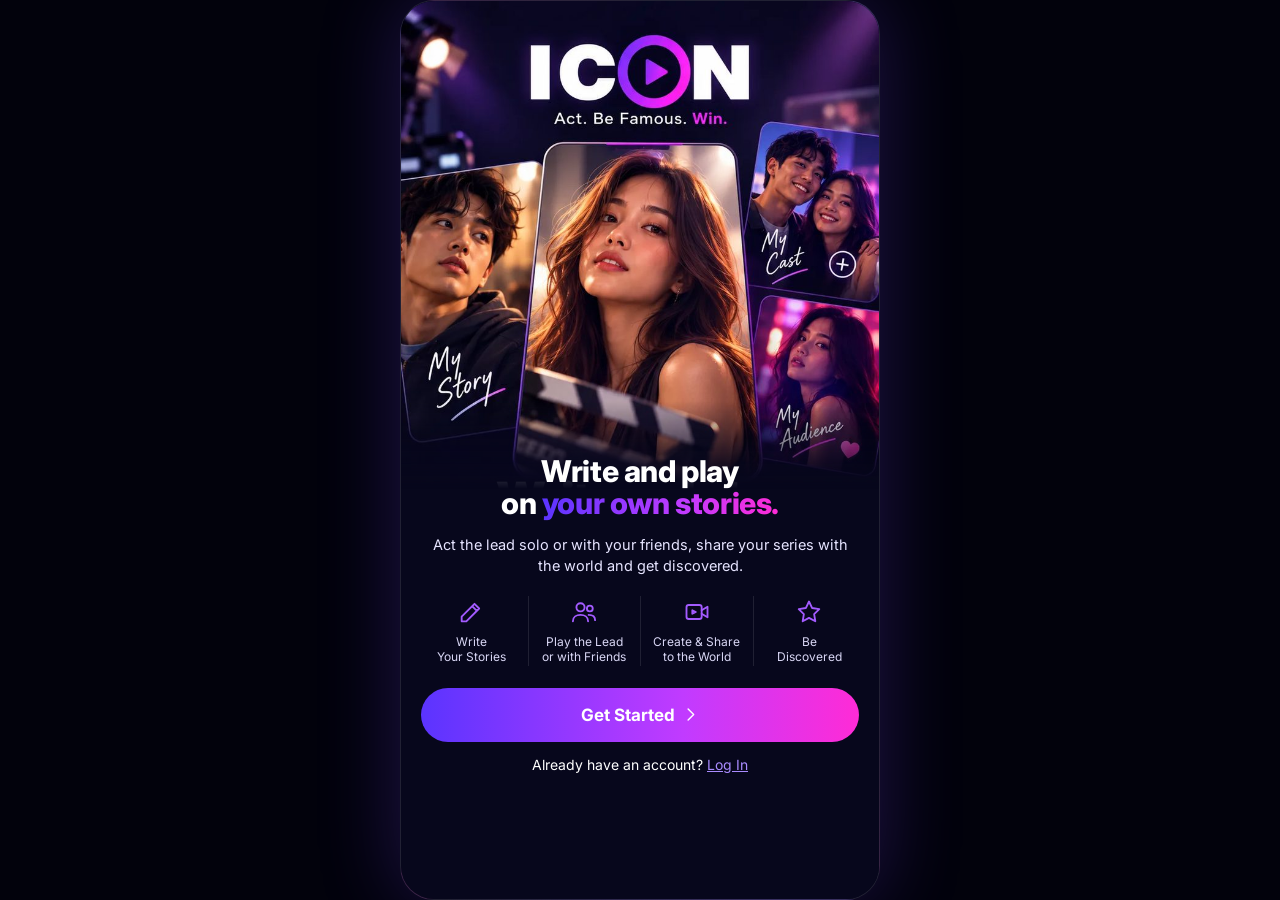
<file: index.html>
<!doctype html><html><head><meta charset=utf8><meta name=viewport content="width=device-width,initial-scale=1,viewport-fit=cover"><style>:root{color-scheme:light;box-sizing:border-box;padding-top:env(safe-area-inset-top,0px);padding-bottom:env(safe-area-inset-bottom,0px)}html{scroll-padding-top:env(safe-area-inset-top,0px)}body{margin:0;padding:0;font:14px -apple-system,BlinkMacSystemFont,sans-serif;background:#fff;color:#000}img{max-width:100%}[hidden]:not([hidden=until-found i]){display:none!important}</style></head><body>
<title>ICON App Prototype</title>
<meta name="claude:viewport-fit-sides" content="cover">
<link rel="preconnect" href="https://fonts.googleapis.com">
<link href="https://fonts.googleapis.com/css2?family=Inter:wght@400;500;600;700;800;900&family=Caveat:wght@500&display=swap" rel="stylesheet">
<link rel="stylesheet" href="styles.css">
<style>html,body{background:#02020c;overflow:hidden}</style>
<div id="app" aria-live="polite"></div>
<script src="data.js"></script>
<script src="app.js"></script>
<script src="ui.js"></script>
<script src="social.js"></script>
<script src="messages.js"></script>
<script src="stars.js"></script>
<script src="create.js"></script>

</body></html>
</file>
<file: styles.css>
:root{color-scheme:dark;
  --bg:#06061a;--bg2:#0b0c25;--card:#0f1230;--card2:#151937;--line:rgba(255,255,255,.11);
  --text:#fff;--mute:#a9a8c8;--v:#7c4dff;--v2:#a05bff;--p:#ff2bd6;--pink:#ff3db8;--ok:#3ddc97;--warn:#ffb020;--err:#ff5470;--blue:#1877f2;
  --grad:linear-gradient(90deg,#5b34ff,#c13bff 60%,#ff2bd6);
  --safe-b:env(safe-area-inset-bottom,0px);--safe-t:env(safe-area-inset-top,0px);
}
*{box-sizing:border-box;-webkit-tap-highlight-color:transparent}
html,body{margin:0;height:100%;background:#02020c;color:var(--text);font-family:Inter,system-ui,sans-serif;-webkit-font-smoothing:antialiased}
body{display:flex;justify-content:center}
button{font:inherit;color:inherit;background:none;border:0;cursor:pointer;padding:0}
input,select,textarea{font:inherit;color:inherit}
a{color:#a98bff}
#app{width:100%;max-width:480px;height:100%;position:relative;overflow:hidden;background:
 radial-gradient(120% 50% at 80% -5%,rgba(124,77,255,.28),transparent 60%),
 radial-gradient(90% 40% at 0% 100%,rgba(255,43,214,.12),transparent 60%),var(--bg)}
@media(min-width:520px){#app{height:min(100dvh,920px);margin:auto;border-radius:34px;border:1px solid var(--line);box-shadow:0 0 80px rgba(124,77,255,.25)}body{align-items:center}}
.screen{position:absolute;inset:0;overflow-y:auto;overflow-x:hidden;padding:calc(var(--safe-t) + 14px) 16px calc(96px + var(--safe-b));scrollbar-width:none}
.screen.noNav{padding-bottom:calc(28px + var(--safe-b))}
.screen::-webkit-scrollbar{display:none}
.hand{font-family:Caveat,cursive;font-weight:500;color:#dcd6ff;line-height:1.05}
.mute{color:var(--mute)}.sm{font-size:12.5px}.xs{font-size:11px}.center{text-align:center}
.row{display:flex;align-items:center;gap:10px}.sp{justify-content:space-between}.wrap{flex-wrap:wrap}.grow{flex:1;min-width:0}
.gt{background:var(--grad);-webkit-background-clip:text;background-clip:text;color:transparent}
h1{font-size:34px;line-height:1.05;margin:0;font-weight:800;letter-spacing:-.5px}
h2{font-size:19px;margin:0;font-weight:700}h3{font-size:15px;margin:0;font-weight:700}
svg.i{width:20px;height:20px;stroke:currentColor;fill:none;stroke-width:1.9;stroke-linecap:round;stroke-linejoin:round;flex:none}
svg.i.f{fill:currentColor;stroke:none}
/* logo */
.logo{display:inline-flex;flex-direction:column;align-items:center;gap:2px}
.logo .w{display:flex;align-items:center;font-weight:900;letter-spacing:-1px;line-height:1;text-shadow:0 0 18px rgba(160,91,255,.55)}
.logo .w svg{margin:0 1px}
.logo small{font-size:9.5px;font-weight:500;color:#e8e6ff;letter-spacing:.1px;white-space:nowrap}
/* buttons */
.btn{display:flex;align-items:center;justify-content:center;gap:8px;height:52px;border-radius:26px;font-weight:700;font-size:16px;width:100%;border:1px solid var(--line);background:var(--card2)}
.btn.pri{background:var(--grad);border:0;box-shadow:0 8px 28px rgba(160,60,255,.4)}
.btn.google{background:#fff;color:#1b1b2f;border:0}.btn.apple{background:#0e1124}.btn.fb{background:var(--blue);border:0}
.btn.ghost{background:transparent;border:1px solid rgba(160,91,255,.6);color:#d9ccff}
.btn.sm{height:38px;font-size:13.5px;border-radius:19px;width:auto;padding:0 16px}
.btn[disabled]{opacity:.45;cursor:not-allowed;box-shadow:none}
.btn.danger{border-color:rgba(255,84,112,.5);color:#ff8da1;background:transparent}
.iconbtn{width:40px;height:40px;border-radius:50%;display:grid;place-items:center;background:rgba(255,255,255,.06);border:1px solid var(--line)}
.chip{padding:0 15px;height:36px;border-radius:12px;background:var(--card);border:1px solid var(--line);display:inline-flex;align-items:center;gap:7px;font-size:13.5px;font-weight:500;white-space:nowrap;flex:none}
.chip.on{background:linear-gradient(90deg,#5b34ff,#9b4bff);border-color:transparent;font-weight:700}
.chips{display:flex;gap:8px;overflow-x:auto;scrollbar-width:none;margin:0 -16px;padding:2px 16px;scroll-padding:0 16px;touch-action:pan-x pan-y;-webkit-overflow-scrolling:touch;overscroll-behavior-x:contain;cursor:grab}
.chips::-webkit-scrollbar{display:none}
.pill{display:inline-flex;align-items:center;gap:5px;font-size:11px;font-weight:600;padding:3px 9px;border-radius:8px;background:rgba(255,255,255,.1);border:1px solid var(--line)}
.pill.pk{background:#ff2bd6}.pill.vi{background:#6a3dff}.pill.ok{background:rgba(61,220,151,.18);color:var(--ok);border-color:rgba(61,220,151,.4)}
.pill.warn{background:rgba(255,176,32,.15);color:var(--warn);border-color:rgba(255,176,32,.4)}.pill.err{background:rgba(255,84,112,.15);color:var(--err);border-color:rgba(255,84,112,.4)}
/* fields */
.field{display:flex;align-items:center;gap:12px;height:54px;border-radius:16px;background:var(--card);border:1px solid var(--line);padding:0 16px;margin-bottom:12px;color:var(--mute)}
.field input,.field select{flex:1;background:none;border:0;outline:0;color:#fff;min-width:0;height:100%;font-size:15px}
.field:focus-within{border-color:var(--v2);box-shadow:0 0 0 3px rgba(124,77,255,.2)}
.field.bad{border-color:var(--err)}
select option{background:#12142f;color:#fff}
.err-t{color:var(--err);font-size:12.5px;margin:-6px 4px 10px}
.card{background:var(--card);border:1px solid var(--line);border-radius:18px;padding:14px}
.card.glow{border-color:rgba(255,43,214,.7);box-shadow:0 0 18px rgba(255,43,214,.25)}
.sel{background:var(--card);border:1.5px solid var(--line);border-radius:16px;transition:.15s;text-align:center}
.sel.on{border-color:#ff3de8;box-shadow:0 0 16px rgba(255,43,214,.35);background:rgba(255,43,214,.07)}
.sel.off{opacity:.5}
.grid4{display:grid;grid-template-columns:repeat(4,1fr);gap:9px}
.genre{height:80px;display:flex;flex-direction:column;align-items:center;justify-content:center;gap:7px;font-size:13px;font-weight:500}
.genre svg{width:28px;height:28px}
.genre.on svg{color:var(--pink)}
.sec{display:flex;justify-content:space-between;align-items:center;margin:22px 0 11px}
.sec a,.link{font-size:13px;color:#fff;font-weight:500;display:inline-flex;align-items:center;gap:2px;background:none}
/* header */
.top{display:flex;align-items:center;gap:10px;margin-bottom:12px}
.avatar{width:42px;height:42px;border-radius:50%;object-fit:cover;border:2px solid #a05bff;flex:none}
.search{flex:1;height:44px;border-radius:14px;background:rgba(255,255,255,.06);border:1px solid var(--line);display:flex;align-items:center;gap:9px;padding:0 13px;color:var(--mute);font-size:13px;min-width:0}
.search input{flex:1;background:0;border:0;outline:0;color:#fff;min-width:0;font-size:13.5px}
.badge{position:absolute;top:-4px;right:-4px;background:#ff2d55;border-radius:10px;font-size:10px;font-weight:700;min-width:17px;height:17px;display:grid;place-items:center}
.pro{display:inline-flex;align-items:center;gap:6px;border:1.5px solid #c9a227;color:#ffd966;border-radius:14px;padding:6px 13px;font-weight:700;font-size:13.5px;background:rgba(201,162,39,.08)}
/* posters */
.poster{position:relative;border-radius:16px;overflow:hidden;background:#15183a;flex:none}
.poster>img{position:absolute;inset:0;width:100%;height:100%;object-fit:cover}
.poster::after{content:"";position:absolute;inset:0;background:linear-gradient(180deg,transparent 35%,rgba(5,5,20,.92))}
.poster .in{position:absolute;left:0;right:0;bottom:0;padding:10px;z-index:2}
.poster .tl{position:absolute;left:8px;top:8px;z-index:2}
.hs{display:flex;gap:11px;overflow-x:auto;scroll-snap-type:x proximity;margin:0 -16px;padding:0 16px;scroll-padding:0 16px;scrollbar-width:none;touch-action:pan-x pan-y;-webkit-overflow-scrolling:touch;overscroll-behavior-x:contain}
.hs::-webkit-scrollbar{display:none}.hs>*{scroll-snap-align:start}
.stat{display:flex;gap:11px;font-size:12px;align-items:center;color:#e7e5ff}.stat span{display:inline-flex;gap:5px;align-items:center}.stat svg{width:15px;height:15px}
.hero{position:relative;height:410px;margin:0 -16px;overflow:hidden}
.hero .slides{display:flex;height:100%;overflow-x:auto;scroll-snap-type:x mandatory;scrollbar-width:none}
.hero .slides::-webkit-scrollbar{display:none}
.slide{flex:none;width:100%;scroll-snap-align:start;position:relative;padding:20px 18px;display:flex;flex-direction:column;justify-content:flex-end}
.slide>img{position:absolute;inset:0;width:100%;height:100%;object-fit:cover;object-position:60% 30%}
.slide::after{content:"";position:absolute;inset:0;background:linear-gradient(90deg,rgba(6,6,26,.9) 8%,rgba(6,6,26,.1) 70%),linear-gradient(0deg,rgba(6,6,26,1),transparent 45%)}
.slide>*{position:relative;z-index:2}
.dots{display:flex;gap:7px;justify-content:center}.dots i{width:8px;height:8px;border-radius:50%;background:#4b4d73}.dots i.on{background:var(--pink)}
.t-tabs{display:flex;justify-content:space-between;border-bottom:1px solid var(--line);margin-bottom:0}
.t-tabs button{padding:10px 6px;font-size:15px;color:#d1d0ee;border-bottom:2px solid transparent}
.t-tabs button.on{color:#fff;font-weight:700;border-color:#a05bff}
/* steps */
.steps{display:flex;align-items:center;margin:14px 0 18px}
.steps .s{display:flex;flex-direction:column;align-items:center;gap:6px;font-size:12px;color:#d1d0ee}
.steps .s b{width:34px;height:34px;border-radius:50%;border:1.5px solid #5a5c86;display:grid;place-items:center;font-size:14px}
.steps .s.on b{background:linear-gradient(135deg,#6b3dff,#c13bff);border-color:transparent;box-shadow:0 0 14px rgba(160,91,255,.7)}
.steps .s.on{color:#fff;font-weight:700}
.steps .s.done b{background:#6a3dff;border-color:transparent}
.steps .ln{flex:1;height:2px;background:#4b3fa8;margin:0 2px 20px}
.bar{height:8px;border-radius:5px;background:rgba(255,255,255,.1);overflow:hidden}.bar>i{display:block;height:100%;background:var(--grad);border-radius:5px;transition:width .3s}
/* profile */
.stats{display:grid;grid-template-columns:repeat(5,1fr);border:1px solid var(--line);border-radius:16px;background:var(--card);padding:12px 0}
.stats div{text-align:center;border-right:1px solid var(--line)}.stats div:last-child{border:0}.stats b{display:block;font-size:17px}.stats span{font-size:11px;color:var(--mute)}
.thumb{width:140px;flex:none;position:relative}
.thumb .poster{height:88px;border-radius:12px}.thumb .poster::after{display:none}
.dur{position:absolute;right:6px;bottom:6px;background:rgba(0,0,0,.7);border-radius:6px;padding:1px 6px;font-size:11px;z-index:2}
.pl{width:112px;flex:none;border:1px solid var(--line);border-radius:14px;overflow:hidden;background:var(--card)}
.pl .poster{height:62px;border-radius:0}.pl .poster::after{display:none}.pl .m{padding:7px 9px;display:flex;gap:7px;align-items:center;font-size:12px;font-weight:600}
/* sheets / modal */
.overlay{position:absolute;inset:0;z-index:70;background:rgba(2,2,14,.72);display:flex;align-items:flex-end;animation:fade .2s}
.sheet{width:100%;background:#10132f;border-radius:26px 26px 0 0;border:1px solid var(--line);padding:18px 16px calc(22px + var(--safe-b));max-height:88%;overflow:auto;animation:up .25s}
.sheet .grab{width:44px;height:4px;border-radius:2px;background:#4b4d73;margin:0 auto 14px}
@keyframes up{from{transform:translateY(40px);opacity:0}}@keyframes fade{from{opacity:0}}
.toast{position:absolute;left:16px;right:16px;bottom:96px;background:#1c1f45;border:1px solid rgba(160,91,255,.5);padding:12px 14px;border-radius:14px;z-index:90;font-size:13.5px;animation:up .25s;box-shadow:0 8px 30px rgba(0,0,0,.5)}
.player{position:absolute;inset:0;z-index:60;background:#000;display:flex;flex-direction:column}
.player video,.player .pimg{position:absolute;inset:0;width:100%;height:100%;object-fit:cover}
.player .shade{position:absolute;inset:0;background:linear-gradient(180deg,rgba(0,0,0,.5),transparent 25%,transparent 55%,rgba(0,0,0,.9))}
.player .ui{position:relative;z-index:3;flex:1;display:flex;flex-direction:column;padding:calc(var(--safe-t) + 14px) 16px calc(22px + var(--safe-b))}
.rail{position:absolute;right:12px;bottom:150px;display:flex;flex-direction:column;gap:18px;align-items:center;z-index:4}
.rail button{display:flex;flex-direction:column;align-items:center;gap:3px;font-size:12px}
.rail svg{width:30px;height:30px}
.cam{position:relative;border-radius:20px;overflow:hidden;background:#000;aspect-ratio:3/4;border:1px solid var(--line)}
.cam video{width:100%;height:100%;object-fit:cover;transform:scaleX(-1)}
.cam video.back{transform:none}
.rec-t{position:absolute;left:12px;top:12px;background:rgba(0,0,0,.6);border-radius:16px;padding:6px 12px;font-weight:600;display:flex;align-items:center;gap:8px;font-variant-numeric:tabular-nums}
.rec-t i{width:11px;height:11px;border-radius:50%;background:#ff3b30}
.rec-t.live i{animation:bl 1s infinite}@keyframes bl{50%{opacity:.2}}
.recbtn{width:76px;height:76px;border-radius:50%;border:4px solid #fff;display:grid;place-items:center;background:rgba(0,0,0,.25)}
.recbtn i{width:56px;height:56px;border-radius:50%;background:#ff3b30;transition:.15s}
.recbtn.live i{width:30px;height:30px;border-radius:8px}
.teleprompter{background:rgba(8,9,30,.82);backdrop-filter:blur(6px);border:1px solid var(--line);border-radius:16px;padding:12px;font-size:14px;line-height:1.5}
.line b{color:#d7b8ff}
.lock{display:flex;gap:10px;align-items:center;padding:12px;border:1px dashed #4b4d73;border-radius:14px;color:var(--mute);font-size:13px}
.ep{display:flex;gap:12px;align-items:center;padding:12px;border-radius:14px;background:var(--card);border:1px solid var(--line);margin-bottom:9px}
.ep .n{width:36px;height:36px;border-radius:10px;background:rgba(124,77,255,.2);display:grid;place-items:center;font-weight:800;color:#c9b3ff;flex:none}
.lb{display:flex;align-items:center;gap:12px;padding:11px 12px;border-radius:14px;background:var(--card);border:1px solid var(--line);margin-bottom:8px}
.lb .rk{width:30px;text-align:center;font-weight:800;font-size:16px}
.lb.me{border-color:var(--pink);background:rgba(255,43,214,.08)}
.lb img{width:46px;height:46px;border-radius:12px;object-fit:cover}
.chk{display:flex;gap:12px;align-items:flex-start;padding:11px 0;font-size:13.5px;border-bottom:1px solid var(--line)}
.chk .bx{width:22px;height:22px;border-radius:7px;border:1.5px solid #6b6d99;display:grid;place-items:center;flex:none;margin-top:1px}
.chk.on .bx{background:#6a3dff;border-color:#6a3dff}
.tier{border-radius:20px;border:1.5px solid var(--line);background:var(--card);padding:16px;margin-bottom:12px}
.tier.cur{border-color:#a05bff;box-shadow:0 0 18px rgba(124,77,255,.3)}.tier.rec{border-color:#ff3de8}
.tier ul{list-style:none;padding:0;margin:10px 0;display:grid;gap:7px;font-size:13.5px}
.tier li{display:flex;gap:8px;align-items:center}.tier li svg{color:var(--ok);width:17px;height:17px}
.spin{width:22px;height:22px;border-radius:50%;border:3px solid rgba(255,255,255,.2);border-top-color:#c13bff;animation:sp 1s linear infinite;flex:none}@keyframes sp{to{transform:rotate(360deg)}}
textarea{width:100%;background:var(--card);border:1px solid var(--line);border-radius:16px;padding:14px;min-height:76px;resize:none;outline:0;font-size:14px}
.drop{display:flex;flex-direction:column;gap:2px;flex:1;background:var(--card);border:1px solid var(--line);border-radius:14px;padding:8px 12px;min-width:0}
.drop label{font-size:11px;color:var(--mute)}.drop select{background:0;border:0;outline:0;font-size:14.5px;font-weight:500;appearance:none;width:100%}
.wel{background-size:cover;background-position:center}
.collage{position:relative;height:300px;margin:6px -16px 0}
.collage .poster{position:absolute;transform:rotate(-6deg);box-shadow:0 14px 40px rgba(0,0,0,.55);border:1px solid rgba(255,255,255,.12)}
.slides2{display:flex;overflow-x:auto;scroll-snap-type:x mandatory;margin:0 -16px;scrollbar-width:none}.slides2::-webkit-scrollbar{display:none}
.slides2>div{flex:none;width:100%;scroll-snap-align:start;padding:0 16px}
.feat{display:grid;grid-template-columns:repeat(4,1fr);margin:18px 0 12px}
.feat div{text-align:center;font-size:12px;padding:0 4px;border-right:1px solid var(--line);display:flex;flex-direction:column;align-items:center;gap:8px}.feat div:last-child{border:0}.feat svg{width:30px;height:30px;color:#b388ff}
.empty{text-align:center;color:var(--mute);padding:30px 10px;font-size:14px}
.hr{display:flex;align-items:center;gap:12px;color:var(--mute);font-size:13px;margin:14px 0}.hr:before,.hr:after{content:"";flex:1;height:1px;background:var(--line)}
@media (prefers-reduced-motion:reduce){*{animation:none!important;transition:none!important}}
:focus-visible{outline:2px solid #c9b3ff;outline-offset:2px}

/* logged-out landing */
.screen.landing{display:flex;flex-direction:column;padding-bottom:calc(20px + var(--safe-b));background:radial-gradient(120% 40% at 50% 100%,rgba(255,43,214,.22),transparent 70%)}
.lbar{display:flex;justify-content:space-between;align-items:center;margin-bottom:12px}
.lslides{flex:1;min-height:420px;display:flex;overflow-x:auto;scroll-snap-type:x mandatory;margin:0 -16px;scrollbar-width:none}.lslides::-webkit-scrollbar{display:none}
.ls{flex:none;width:100%;scroll-snap-align:center;padding:0 16px;position:relative}
.lcard{position:relative;height:100%;min-height:420px;border:1px solid var(--line);border-radius:22px;overflow:hidden;background:#0c0d26}
.lcap{position:absolute;inset:auto 0 0;padding:70px 18px 26px;background:linear-gradient(180deg,transparent,rgba(6,6,26,.96) 55%);text-align:center}
.lcap h1{font-size:30px}
.mosaic{display:grid;grid-template-columns:repeat(3,1fr);gap:8px;padding:8px}
.mcol{display:flex;flex-direction:column;gap:8px}
.mt{position:relative;border-radius:10px;overflow:hidden;background:#15183a}
.mt img{position:absolute;inset:0;width:100%;height:100%;object-fit:cover}
.mt::after{content:"";position:absolute;inset:0;background:linear-gradient(180deg,rgba(0,0,0,.05) 35%,rgba(5,5,20,.9))}
.mt b{position:absolute;left:8px;right:8px;bottom:8px;z-index:2;font-size:15px;font-weight:900;line-height:1;text-transform:uppercase;letter-spacing:.2px;text-shadow:0 2px 8px #000}
.mk{position:absolute;left:7px;top:7px;z-index:2}
.lfade{position:absolute;inset:0 16px auto;height:62%;overflow:hidden;opacity:.6;-webkit-mask-image:linear-gradient(#000 30%,transparent);mask-image:linear-gradient(#000 30%,transparent)}
.lbody{position:absolute;inset:auto 16px 6px}
.lbody h1{font-size:34px;margin-bottom:20px}
.lchk{list-style:none;margin:0;padding:0 8px;display:grid;gap:18px;font-size:18px}
.lchk li{display:flex;gap:14px;align-items:center;color:#e8e6ff}.lchk svg{color:#ff3db8;width:26px;height:26px;stroke-width:2.4}
.lcta{border:1.5px solid rgba(255,61,184,.65);background:linear-gradient(180deg,rgba(60,10,70,.55),rgba(40,8,50,.75));border-radius:20px;padding:18px}
.lcta b{font-size:17px}

/* bottom-sheet dropdown */
.dd{display:flex;align-items:center;justify-content:space-between;gap:8px;width:100%;min-width:0;text-align:left;background:var(--card);border:1px solid var(--line);border-radius:14px;padding:8px 12px;min-height:54px}
.dd .ddt{display:flex;flex-direction:column;gap:2px;min-width:0}
.dd .ddl{font-size:11px;color:var(--mute)}
.dd .ddv{font-size:14.5px;font-weight:500;white-space:nowrap;overflow:hidden;text-overflow:ellipsis}
.dd .ddv.ph{color:var(--mute)}
.dd svg{color:var(--mute);width:18px;height:18px}
.dd.cmp{min-height:48px}.dd.cmp .ddl{display:none}
.dd:active{border-color:var(--v2)}
.ddh{font-size:26px;font-weight:800;letter-spacing:-.3px;margin:4px 0 8px}
.ddlist{max-height:min(46dvh,420px);overflow-y:auto;scrollbar-width:none}.ddlist::-webkit-scrollbar{display:none}
.ddr{display:flex;justify-content:space-between;align-items:center;width:100%;height:60px;font-size:17px;text-align:left;border-bottom:1px solid var(--line)}
.ddr:last-child{border-bottom:0}
.ddr svg{width:22px;height:22px;color:#fff;opacity:0}
.ddr[aria-selected=true]{font-weight:700}.ddr[aria-selected=true] svg{opacity:1}
.overlay .sheet{border-radius:30px 30px 0 0;padding:14px 20px calc(26px + var(--safe-b))}

/* editor, filters, upload emphasis */
.capov{position:absolute;left:12px;right:12px;z-index:3;text-align:center;font-weight:800;font-size:20px;line-height:1.2;text-shadow:0 2px 10px #000,0 0 3px #000;pointer-events:none}
.capov.top{top:70px}.capov.middle{top:45%}.capov.bottom{bottom:130px}
.cam .capov{font-size:15px}.cam .capov.top{top:14px}.cam .capov.bottom{bottom:14px}
.upl{margin-top:14px;border:1.5px solid transparent;border-radius:18px;padding:14px;background:linear-gradient(var(--card),var(--card)) padding-box,var(--grad) border-box}
.upl .btn{margin-top:12px}
.ft{width:92px;flex:none;text-align:center;font-size:12px;border-radius:12px;border:2px solid transparent;padding:4px}
.ft img{width:100%;height:96px;object-fit:cover;border-radius:9px;display:block;margin-bottom:6px}
.ft[aria-pressed=true]{border-color:#ff3de8;font-weight:700}
.fgrid{display:grid;grid-template-columns:repeat(3,1fr);gap:8px;max-height:min(46dvh,400px);overflow-y:auto}
.fgrid .ft{width:auto}
.editor .ui{padding-bottom:calc(14px + var(--safe-b))}
.editor .stage{position:relative;flex:1;min-height:0;border-radius:16px;overflow:hidden;background:#000;display:grid;place-items:center;margin:10px 0}
.editor .stage video,.editor .stage img{width:100%;height:100%;object-fit:contain}
.editor .stage .capov.bottom{bottom:16px}.editor .stage .capov.top{top:16px}
.panel{background:rgba(12,14,40,.9);border:1px solid var(--line);border-radius:16px;padding:12px;min-height:150px}
.panel label{display:flex;justify-content:space-between;font-size:12.5px;color:var(--mute);margin-top:8px}
.panel input[type=range]{width:100%;accent-color:#a05bff;height:28px}
.etabs{display:flex;gap:6px;overflow-x:auto;scrollbar-width:none;margin:10px 0 8px}.etabs::-webkit-scrollbar{display:none}
.etabs .chip{height:34px;font-size:13px}
.mic{display:flex;align-items:flex-end;justify-content:center;gap:5px;height:90px;margin-top:18px}
.mic i{width:7px;border-radius:4px;background:var(--grad);height:12%;transition:height .08s}
.seg{display:flex;gap:6px;margin:14px 0 4px}.seg .chip{flex:1;justify-content:center}

/* comments */
.sheet.cmsheet{display:flex;flex-direction:column;height:82%;max-height:82%;overflow:hidden}
.cmlist{flex:1;min-height:0;overflow-y:auto;scrollbar-width:none;margin:0 -4px;padding:0 4px}.cmlist::-webkit-scrollbar{display:none}
.cmi{display:flex;gap:10px;padding:12px 0;border-bottom:1px solid var(--line)}.cmi:last-child{border:0}
.cmt{font-size:14.5px;line-height:1.45;margin-top:3px;word-break:break-word;white-space:pre-wrap}
.cmact{gap:14px;margin-top:6px;min-height:28px}
.cmlike{display:inline-flex;align-items:center;gap:5px;font-size:12.5px;color:var(--mute);padding:4px 2px}.cmlike svg{width:17px;height:17px}.cmlike.on{color:#ff3db8}
.cmlink{font-size:12.5px;font-weight:600;color:#c9b3ff;padding:4px 2px}
.cmbar{display:flex;align-items:center;gap:10px;padding-top:12px;border-top:1px solid var(--line);margin-top:8px}

.rpl{display:flex;flex-direction:column;gap:8px;margin-top:12px}
.rpo{display:flex;align-items:center;gap:12px;min-height:52px;padding:12px 18px;border-radius:16px;background:var(--card);border:1px solid var(--line);color:#fff;font:600 15px Inter,sans-serif;text-align:left;cursor:pointer}
.rpo .rd{width:20px;height:20px;border-radius:50%;border:2px solid #6b6d99;flex:none;position:relative}
.rpo[aria-pressed=true]{border-color:var(--v);background:rgba(124,77,255,.16)}
.rpo[aria-pressed=true] .rd{border-color:var(--v)}
.rpo[aria-pressed=true] .rd::after{content:"";position:absolute;inset:3px;border-radius:50%;background:var(--v)}
.rpt{width:100%;box-sizing:border-box;background:var(--card);border:1px solid var(--line);border-radius:16px;color:#fff;padding:14px 18px;font:500 15px Inter,sans-serif;resize:none}
.rpt:focus{outline:2px solid var(--v);border-color:transparent}

/* leaderboard v2 */
.lbt{font-size:38px;text-align:center;margin:2px 0 4px;background:linear-gradient(90deg,#fff 40%,#ff7ae8);-webkit-background-clip:text;background-clip:text;color:transparent}
.prizecard{margin:12px 0 4px;padding:14px;border-radius:18px;background:linear-gradient(135deg,rgba(124,77,255,.28),rgba(255,43,214,.16));border:1px solid rgba(255,200,61,.35)}
.prow{display:grid;grid-template-columns:repeat(3,1fr);gap:8px}
.pz{border-radius:14px;padding:10px 6px;text-align:center;background:rgba(6,6,26,.55);border:1px solid var(--line)}
.pz span{display:block;font-size:12px;color:var(--mute);font-weight:700}.pz b{font-size:16px}
.pz.p1{border-color:#ffc83d}.pz.p1 b{color:#ffd86b;font-size:18px}.pz.p2 b{color:#dfe5ff}.pz.p3 b{color:#ffb070}
.podium{display:grid;grid-template-columns:1fr 1.2fr 1fr;gap:8px;align-items:end;margin:14px 0 10px}
.pod{position:relative;border-radius:18px;overflow:hidden;border:1px solid var(--line);cursor:pointer;aspect-ratio:3/4.5;background:var(--card)}
.pod.p1{aspect-ratio:3/5.2;border:2px solid #ffc83d;box-shadow:0 0 26px rgba(255,200,61,.45)}
.pod.p2{border-color:#c9d1ff}.pod.p3{border-color:#ff9a3d}
.pod img{position:absolute;inset:0;width:100%;height:100%;object-fit:cover}
.pod .shade{position:absolute;inset:0;background:linear-gradient(180deg,rgba(6,6,26,0) 35%,rgba(6,6,26,.92))}
.pod .rn{position:absolute;left:8px;top:6px;display:grid;justify-items:center;line-height:1}.pod .rn b{font-size:26px;text-shadow:0 2px 6px rgba(0,0,0,.6)}
.pod .info{position:absolute;left:8px;right:8px;bottom:8px;display:grid;gap:4px;justify-items:start}
.pod .pt{font-size:13px;line-height:1.15;display:-webkit-box;-webkit-line-clamp:2;-webkit-box-orient:vertical;overflow:hidden}.pod.p1 .pt{font-size:15px}
.pod .pg{font-size:10.5px;padding:2px 8px}.pod .pv{display:flex;align-items:center;gap:5px;font-weight:700;font-size:13px}.pod .pv .i{width:15px}
.prz{background:linear-gradient(90deg,#ffd86b,#ff9f3d);color:#2a1700;font-weight:800;border-radius:999px;padding:3px 10px;font-size:12.5px}
.lbr{display:flex;align-items:center;gap:10px;padding:10px 10px;margin-bottom:8px;border-radius:16px;background:var(--card);border:1px solid var(--line)}
.lbr.me{border-color:#a05bff;background:rgba(124,77,255,.14)}
.lbr .rk{width:24px;text-align:center;font-weight:800;font-size:17px;flex:none}
.lbr img{width:56px;height:48px;border-radius:10px;object-fit:cover;flex:none}
.lbr .tt{display:block;white-space:nowrap;overflow:hidden;text-overflow:ellipsis}
.lbr .pg{font-size:11px;padding:2px 8px}.lbr .vw{display:flex;align-items:center;gap:5px;justify-content:flex-end}.lbr .vw .i{width:16px}.lbr .lc{margin-top:2px;white-space:nowrap}
.dotsb{width:32px;height:36px;color:#d9d7f5;flex:none;display:grid;place-items:center}
.ptable{display:grid;gap:6px;margin-top:10px}.ptable>div{display:grid;grid-template-columns:70px repeat(3,1fr);gap:6px;align-items:center;padding:10px;border-radius:12px;background:var(--card);text-align:center}
.ptable>div span:first-child{text-align:left;color:var(--mute);font-weight:700}.ptable .ph{background:none;color:var(--mute);font-size:12px;padding:0 10px}
.prow2{display:flex;align-items:center;gap:10px;padding:10px 0;border-bottom:1px solid var(--line)}

/* ============ v2: compact, Instagram-style ============ */
body{font-size:13px}
h1{font-size:22px;letter-spacing:-.3px;line-height:1.1}
h2{font-size:15px}h3{font-size:13.5px}
.sm{font-size:12px}.xs{font-size:10.5px}
.ell{white-space:nowrap;overflow:hidden;text-overflow:ellipsis}
.screen{padding:calc(var(--safe-t) + 6px) 14px calc(88px + var(--safe-b))}
.screen.noNav{padding-bottom:calc(20px + var(--safe-b))}
.screen.flush{padding:0;overflow:hidden}
svg.i{width:19px;height:19px;stroke-width:1.8}
svg.i.fs{fill:currentColor}
.btn{height:42px;font-size:13.5px;border-radius:10px;gap:6px}
.btn.pri{box-shadow:none}
.btn.sm{height:30px;font-size:12.5px;border-radius:8px;padding:0 12px}
.btn.glass{background:rgba(255,255,255,.16);border:0;backdrop-filter:blur(8px);color:#fff}
.iconbtn{width:34px;height:34px}
.chip{height:30px;padding:0 12px;border-radius:15px;font-size:12.5px}
.chips{gap:6px}.chips.sub{margin-top:10px}
.field{height:44px;border-radius:12px;padding:0 12px;margin-bottom:10px;gap:10px}
.field input,.field select{font-size:14px}
.field.sm2{height:40px;margin:4px 0 8px}
.card{border-radius:14px;padding:12px}
.sec{margin:16px 0 8px}
.sec h2{font-size:14.5px}
.sec a,.link{font-size:12px}
.avatar{width:36px;height:36px;border-width:1.5px}
.pill{font-size:10.5px;padding:2px 8px;border-radius:7px}
.dd{min-height:44px;border-radius:12px;padding:6px 12px}.dd .ddv{font-size:13.5px}.dd .ddl{font-size:10.5px}
.dd.cmp{min-height:42px}
.ddh{font-size:18px;margin:2px 0 6px}
.ddr{height:46px;font-size:14.5px}
.overlay .sheet,.sheet{padding:12px 16px calc(18px + var(--safe-b));border-radius:20px 20px 0 0}
.sheet .grab{margin-bottom:10px;height:3px;width:36px}
.toast{bottom:calc(76px + var(--safe-b));padding:10px 12px;font-size:12.5px;border-radius:12px}
.empty{padding:26px 10px;font-size:13px}
.hand{font-size:inherit}
.stat{font-size:11.5px;gap:10px}.stat svg{width:14px;height:14px}
textarea{border-radius:12px;padding:10px 12px;min-height:60px;font-size:13px}
.bar{height:6px}
.err-t{font-size:11.5px}
.hr{margin:10px 0;font-size:12px}
.logo small{font-size:8.5px}

/* floating bottom nav (Facebook-style pill) */
nav{position:absolute;left:14px;right:14px;bottom:calc(10px + var(--safe-b));height:48px;padding:0 6px;border-radius:24px;border:1px solid var(--line);background:rgba(16,18,44,.86);backdrop-filter:blur(18px);-webkit-backdrop-filter:blur(18px);display:flex;justify-content:space-around;align-items:center;z-index:20;box-shadow:0 8px 26px rgba(0,0,0,.5)}
nav button{position:relative;width:52px;height:38px;border-radius:19px;display:grid;place-items:center;color:#cfcde8}
nav button.on{background:rgba(255,255,255,.13);color:#fff}
nav svg.i{width:23px;height:23px;stroke-width:1.7}
nav .me{width:25px;height:25px;border-radius:50%;object-fit:cover;display:block}
nav button.on .me{box-shadow:0 0 0 2px #14163a,0 0 0 3.5px #b86bff}

/* header */
.hdr{display:flex;align-items:center;justify-content:space-between;height:40px;margin-bottom:2px;gap:6px}
.hlogo{cursor:pointer;display:flex}
.hbtn{width:36px;height:36px;display:grid;place-items:center;border-radius:50%;color:#fff;position:relative;flex:none}
.hbtn svg.i{width:22px;height:22px}
.dot{position:absolute;top:3px;right:2px;min-width:15px;height:15px;border-radius:8px;background:#ff3040;font-size:9px;font-weight:700;display:grid;place-items:center;padding:0 3px;color:#fff;border:1.5px solid var(--bg)}
.htitle{font-size:15px;font-weight:700;flex:1;text-align:center}.htitle.left{text-align:left;font-size:17px}
.hside{width:36px;display:flex;justify-content:flex-end}
.search{flex:1;height:36px;border-radius:10px;background:rgba(255,255,255,.08);border:0;display:flex;align-items:center;gap:8px;padding:0 10px;color:var(--mute);min-width:0}
.search input{flex:1;background:0;border:0;outline:0;color:#fff;min-width:0;font-size:13.5px}
.search svg.i{width:17px;height:17px}

/* tabs & single-line filters */
.tabs{display:flex;gap:13px;overflow-x:auto;scrollbar-width:none;border-bottom:1px solid var(--line);margin:0 -14px;padding:0 14px;cursor:grab}
.tabs::-webkit-scrollbar{display:none}
.tabs button{flex:none;padding:9px 0 8px;font-size:12.5px;font-weight:600;color:var(--mute);border-bottom:2px solid transparent;white-space:nowrap}
.tabs button.on{color:#fff;border-color:#fff}
.fline{display:flex;gap:6px;overflow-x:auto;scrollbar-width:none;margin:8px -14px 6px;padding:0 14px;flex-wrap:nowrap}
.fline::-webkit-scrollbar{display:none}
.fc{flex:none;display:inline-flex;align-items:center;gap:4px;height:28px;padding:0 9px 0 11px;border-radius:14px;background:rgba(255,255,255,.08);border:1px solid var(--line);font-size:12px;font-weight:600;white-space:nowrap}
.fc.on{background:rgba(124,77,255,.28);border-color:rgba(160,110,255,.7)}
.fc svg.i{width:13px;height:13px;color:var(--mute)}

/* video cards and explore grid */
.vc{flex:none;cursor:pointer}
.vc .poster::after,.egi::after{content:"";position:absolute;inset:0;background:linear-gradient(180deg,transparent 45%,rgba(4,4,16,.85))}
.vc .in{padding:7px}
.vt{font-weight:700;font-size:11.5px;line-height:1.15;display:-webkit-box;-webkit-line-clamp:2;-webkit-box-orient:vertical;overflow:hidden}
.vs{display:flex;align-items:center;gap:4px;font-size:10.5px;color:#e7e5ff;margin-top:2px}.vs svg.i{width:11px;height:11px}
.rk{position:absolute;left:6px;top:6px;z-index:2;background:rgba(0,0,0,.6);border-radius:6px;min-width:18px;height:18px;padding:0 5px;display:grid;place-items:center;font-size:11px;font-weight:800}
.fg{position:absolute;right:6px;top:5px;z-index:2;font-size:13px;line-height:1;text-shadow:0 1px 4px rgba(0,0,0,.6)}
.pl{position:absolute;z-index:2;right:6px;bottom:6px;width:18px;height:18px;border-radius:50%;background:rgba(0,0,0,.5);display:grid;place-items:center}.pl svg{width:9px;height:9px}
.vc .pl{display:none}
.eg{display:grid;grid-template-columns:repeat(3,1fr);gap:2px;margin:6px -14px 0}
.egi{position:relative;aspect-ratio:3/4;overflow:hidden;background:#15183a;cursor:pointer}
.egi img{position:absolute;inset:0;width:100%;height:100%;object-fit:cover}
.egi .rk{top:5px;left:5px}
.egm{position:absolute;left:6px;bottom:5px;z-index:2;display:flex;align-items:center;gap:3px;font-size:10.5px;font-weight:700}.egm svg.i{width:11px;height:11px}
.egt{position:absolute;left:6px;right:6px;bottom:19px;z-index:2;font-size:10.5px;font-weight:600;line-height:1.15;display:-webkit-box;-webkit-line-clamp:1;-webkit-box-orient:vertical;overflow:hidden;opacity:.95}
.stag{position:absolute;left:5px;top:5px;z-index:2;font-size:9.5px;font-weight:700;background:rgba(0,0,0,.65);padding:2px 6px;border-radius:5px}.stag.warn{background:rgba(255,176,32,.9);color:#2a1700}
.ring{display:inline-grid;place-items:center;border-radius:50%;padding:2px;background:linear-gradient(135deg,#7c4dff,#c13bff 55%,#ff2bd6);flex:none}
.ring img{width:100%;height:100%;border-radius:50%;object-fit:cover;border:2px solid var(--bg);display:block;box-sizing:border-box}
.urow{display:flex;align-items:center;gap:10px;padding:7px 0}
.un{display:block;font-size:13px;white-space:nowrap;overflow:hidden;text-overflow:ellipsis}
.cta{display:flex;align-items:center;gap:10px;margin-top:18px;padding:10px 12px;border-radius:12px;background:linear-gradient(135deg,rgba(91,52,255,.22),rgba(255,43,214,.1));border:1px solid var(--line);cursor:pointer}
.cta b{font-size:13px}

/* hero (autoplay featured) */
.hero2{position:relative;margin:0 -14px;height:330px;overflow:hidden;background:#0b0c25}
.hslides{display:flex;height:100%;overflow-x:auto;scroll-snap-type:x mandatory;scrollbar-width:none}.hslides::-webkit-scrollbar{display:none}
.hs2{flex:none;width:100%;position:relative;scroll-snap-align:start;overflow:hidden}
.hs2 video{position:absolute;inset:0;width:100%;height:100%;object-fit:cover}
.hsh{position:absolute;inset:0;background:linear-gradient(180deg,rgba(6,6,26,.5),transparent 25%,transparent 40%,rgba(6,6,26,.96))}
.hin{position:absolute;left:14px;right:60px;bottom:52px;cursor:pointer}
.hin h1{font-size:25px;margin:6px 0 2px}
.htag{font-family:Caveat,cursive;font-size:17px;color:#e6e0ff;line-height:1.05}
.hmeta{font-size:11px;color:#d4d2f2;margin-top:5px}
.hbtns{position:absolute;left:14px;bottom:12px;display:flex;gap:8px}
.hmute{position:absolute;right:12px;bottom:12px;width:30px;height:30px;border-radius:50%;background:rgba(0,0,0,.5);display:grid;place-items:center}.hmute svg.i{width:16px;height:16px}
.hdots{position:absolute;top:8px;left:14px;right:14px;display:flex;gap:4px}.hdots i{flex:1;height:2.5px;border-radius:2px;background:rgba(255,255,255,.3)}.hdots i.on{background:#fff}

/* story page */
.shero{position:relative;margin:0 -14px;height:300px;overflow:hidden}
.shero>img{position:absolute;inset:0;width:100%;height:100%;object-fit:cover;object-position:50% 25%}
.shade2{position:absolute;inset:0;background:linear-gradient(180deg,rgba(6,6,26,.55),transparent 28%,transparent 45%,rgba(6,6,26,.97))}
.stop{position:absolute;left:12px;right:12px;top:calc(var(--safe-t) + 6px);display:flex;justify-content:space-between;z-index:2}
.gbtn{width:32px;height:32px;border-radius:50%;background:rgba(0,0,0,.45);display:grid;place-items:center;backdrop-filter:blur(6px)}.gbtn svg.i{width:17px;height:17px}
.sinfo{position:absolute;left:14px;right:14px;bottom:12px}
.sinfo h1{font-size:24px}
.sqb{width:42px;height:42px;border-radius:10px;display:grid;place-items:center;background:var(--card2);border:1px solid var(--line);flex:none}.sqb.on{color:#ff3db8}.sqb.on2{color:#a98bff}
.sstat{margin:2px 0 8px}
.syn{line-height:1.5;color:#e6e4ff;font-size:12.5px;margin:0}
.eprow{display:flex;gap:10px;align-items:center;padding:7px 0;cursor:pointer;border-bottom:1px solid var(--line)}.eprow:last-child{border:0}
.pstats{display:flex;justify-content:space-around;text-align:center}.pstats b{display:block;font-size:15px}.pstats span{font-size:11px;color:var(--mute)}

/* reel body (player + clips) */
.rail2{position:absolute;right:8px;bottom:92px;display:flex;flex-direction:column;gap:13px;align-items:center;z-index:6}
.rail2 button{display:flex;flex-direction:column;align-items:center;gap:2px;font-size:11px;font-weight:600;color:#fff;text-shadow:0 1px 4px rgba(0,0,0,.7);min-width:36px}
.rail2 svg.i{width:25px;height:25px;filter:drop-shadow(0 1px 3px rgba(0,0,0,.6))}
.rail2 button.on{color:#ff3b6b}.rail2 button.on2{color:#ffd24a}
.rinfo{position:absolute;left:12px;right:62px;bottom:78px;z-index:6;text-shadow:0 1px 4px rgba(0,0,0,.7)}
.rn{font-size:13px}
.fbtn{border:1px solid rgba(255,255,255,.75);border-radius:6px;padding:2px 9px;font-size:11.5px;font-weight:700;color:#fff;text-shadow:none}
.rt{font-size:12.5px;margin-top:7px;line-height:1.35;display:-webkit-box;-webkit-line-clamp:2;-webkit-box-orient:vertical;overflow:hidden}
.rm{display:flex;align-items:center;gap:5px;font-size:11px;margin-top:5px;color:#e7e5ff}.rm svg.i{width:12px;height:12px}
.rlink{color:#fff;font-weight:700;text-decoration:underline;text-underline-offset:2px}
.player .rail2{bottom:70px}.player .rinfo{bottom:22px}
.player .ptop{position:absolute;left:10px;right:10px;top:calc(var(--safe-t) + 8px);display:flex;justify-content:space-between;align-items:center;z-index:6}
.pbtn{width:34px;height:34px;border-radius:50%;background:rgba(0,0,0,.4);display:grid;place-items:center}.pbtn svg.i{width:19px;height:19px}
.pep{font-size:11.5px;font-weight:600;background:rgba(0,0,0,.4);padding:4px 10px;border-radius:12px}
.pmid{position:absolute;inset:60px 60px 140px 0;z-index:3;display:grid;place-items:center}
.bigplay{width:60px;height:60px;border-radius:50%;background:rgba(0,0,0,.5);display:grid;place-items:center}.bigplay svg.i{width:26px;height:26px}
.pbar{position:absolute;left:0;right:0;bottom:0;height:2.5px;background:rgba(255,255,255,.2);z-index:7}.pbar i{display:block;height:100%;width:0;background:#fff}
.pnote{position:absolute;left:12px;right:12px;top:70px;z-index:6;font-size:11px;background:rgba(0,0,0,.55);padding:6px 10px;border-radius:8px;text-align:center}
.player .shade{background:linear-gradient(180deg,rgba(0,0,0,.45),transparent 22%,transparent 55%,rgba(0,0,0,.78))}
.player video,.player .pimg{object-fit:cover}

/* clips */
.clips{position:absolute;inset:0;overflow-y:auto;scroll-snap-type:y mandatory;scrollbar-width:none;background:#000}.clips::-webkit-scrollbar{display:none}
.clip{position:relative;height:100%;scroll-snap-align:start;scroll-snap-stop:always;overflow:hidden;background:#000}
.clip>video{position:absolute;inset:0;width:100%;height:100%;object-fit:cover}
.clip>.shade{position:absolute;inset:0;background:linear-gradient(180deg,rgba(0,0,0,.5),transparent 20%,transparent 55%,rgba(0,0,0,.8));pointer-events:none}
.clip .cpp{position:absolute;left:50%;top:46%;transform:translate(-50%,-50%);z-index:5;pointer-events:none}
.hpop{position:absolute;left:50%;top:44%;z-index:5;width:90px;height:90px;margin:-45px 0 0 -45px;color:#ff3b6b;opacity:0;pointer-events:none}.hpop svg{width:100%;height:100%}
.clip.pop .hpop{animation:hp .7s ease-out}@keyframes hp{0%{opacity:0;transform:scale(.4)}25%{opacity:1;transform:scale(1.1)}100%{opacity:0;transform:scale(1.3)}}
.ctop{position:absolute;left:0;right:0;top:0;z-index:12;display:flex;justify-content:space-between;align-items:center;padding:calc(var(--safe-t) + 8px) 10px 0 14px}
.ctop h2{font-size:20px;text-shadow:0 1px 6px rgba(0,0,0,.6)}
.ctop .hbtn svg.i{filter:drop-shadow(0 1px 3px rgba(0,0,0,.6))}

/* comments */
.sheet.cmsheet{display:flex;flex-direction:column;height:74%;max-height:74%;overflow:hidden;padding-bottom:calc(12px + var(--safe-b))}
.cmhead{display:flex;justify-content:space-between;align-items:center;margin:0 0 6px}.cmhead b{font-size:14px}
.cmlist{flex:1;min-height:0;overflow-y:auto;scrollbar-width:none;margin:0 -4px;padding:0 4px}.cmlist::-webkit-scrollbar{display:none}
.cmi{display:flex;gap:9px;padding:8px 0;align-items:flex-start;border:0}
.cav{width:30px;height:30px;border-radius:50%;object-fit:cover;flex:none}
.cmi.rp .cav{width:22px;height:22px}
.cmh{display:flex;gap:6px;align-items:center;font-size:12px;flex-wrap:wrap}.cmh b{font-size:12px}.cmh .mute{font-size:11px}
.you{background:#ff2bd6;border-radius:5px;padding:0 5px;font-size:9.5px;font-weight:700}
.cmt{font-size:13px;line-height:1.35;margin-top:1px;word-break:break-word;white-space:pre-wrap}
.cmact{display:flex;gap:14px;align-items:center;margin-top:3px}
.cmlink{font-size:11.5px;font-weight:600;color:var(--mute);padding:2px 0}
.cmview{display:flex;align-items:center;gap:8px;margin-top:6px;font-size:11.5px;font-weight:600;color:var(--mute)}.cmview i{width:22px;height:1px;background:#6b6d99;display:block}
.cmreps{margin-top:2px;padding-left:2px}
.cmlk{display:flex;flex-direction:column;align-items:center;gap:1px;font-size:10.5px;color:var(--mute);width:28px;flex:none;padding-top:4px}.cmlk svg.i{width:15px;height:15px}.cmlk.on{color:#ff3db8}
.cmrb{display:flex;justify-content:space-between;align-items:center;font-size:11.5px;background:rgba(255,255,255,.07);border-radius:8px;padding:6px 10px;margin-top:6px}
.cmbar{display:flex;align-items:center;gap:8px;padding-top:8px;border-top:1px solid var(--line);margin-top:6px}
.cmfield{flex:1;height:36px;border-radius:18px;background:rgba(255,255,255,.08);display:flex;align-items:center;padding:0 12px}.cmfield input{flex:1;background:0;border:0;outline:0;color:#fff;font-size:13px;min-width:0}
.cmpost{font-size:13px;font-weight:700;color:#8f7bff;padding:0 4px}.cmpost[disabled]{opacity:.35}

/* notifications */
.nrow{display:flex;align-items:center;gap:10px;padding:8px 0}
.nrow .nt{font-size:12.5px;line-height:1.35;cursor:pointer}.nrow .nt b{font-weight:700}
.nth{width:38px;height:38px;border-radius:6px;overflow:hidden;flex:none;cursor:pointer}.nth img{width:100%;height:100%;object-fit:cover;display:block}
.ring.new{background:linear-gradient(135deg,#ffb020,#ff2bd6 60%,#7c4dff)}
.nsec{font-size:14px;font-weight:700;margin:14px 0 4px}
.reqrow{cursor:pointer;padding:6px 0 10px}
.stack{position:relative;width:44px;height:44px;flex:none}.stack img{position:absolute;width:30px;height:30px;border-radius:50%;object-fit:cover;border:2px solid var(--bg)}
.bdot{width:8px;height:8px;border-radius:50%;background:#4d6bff;flex:none}
.sysav{width:44px;height:44px;border-radius:50%;background:#1c1f45;display:grid;place-items:center;flex:none;position:relative;border:1px solid var(--line)}.sysav .logo{display:none}.sysav i{display:grid;color:#b99bff}
.tabs3{display:flex;border-bottom:1px solid var(--line);margin:0 -14px}.tabs3 button{flex:1;padding:10px 4px 9px;font-size:12.5px;font-weight:600;color:var(--mute);border-bottom:2px solid transparent}.tabs3 button.on{color:#fff;border-color:#fff}

/* profile */
.pstats5{display:grid;grid-template-columns:repeat(5,1fr);border-top:1px solid var(--line);border-bottom:1px solid var(--line);padding:8px 0}
.pst{text-align:center;display:block}.pst b{display:block;font-size:14.5px}.pst span{font-size:10.5px;color:var(--mute)}
.camb{position:absolute;right:-2px;bottom:-2px;width:22px;height:22px;border-radius:50%;background:#1d2a6b;border:2px solid var(--bg);display:grid;place-items:center}
.vfy{background:#6a3dff;border-radius:50%;width:15px;height:15px;display:inline-grid;place-items:center;font-size:10px}
.ptabs{display:flex;border-bottom:1px solid var(--line);margin:0 -14px}.ptabs button{flex:1;height:38px;display:grid;place-items:center;color:var(--mute);border-bottom:2px solid transparent}.ptabs button.on{color:#fff;border-color:#fff}.ptabs svg.i{width:21px;height:21px}
.plic{width:40px;height:40px;border-radius:10px;background:rgba(124,77,255,.2);color:#c9b3ff;display:grid;place-items:center;flex:none}
.srow{display:flex;align-items:center;gap:12px;width:100%;padding:11px 2px;border-bottom:1px solid var(--line);font-size:13.5px}.srow:last-of-type{border:0}.srow svg.i{width:20px;height:20px;color:#c9b3ff}
.seg2{display:flex;background:rgba(255,255,255,.08);border-radius:8px;padding:2px}.seg2 button{padding:4px 10px;border-radius:6px;font-size:12px;font-weight:600;color:var(--mute)}.seg2 button.on{background:#6a3dff;color:#fff}

/* leaderboard */
.pstrip{display:flex;align-items:center;gap:10px;margin:2px 0 6px;padding:6px 10px;border-radius:10px;background:linear-gradient(135deg,rgba(124,77,255,.25),rgba(255,43,214,.12));border:1px solid rgba(255,200,61,.3);font-size:12px;white-space:nowrap;overflow:hidden}
.pstrip b{font-size:12px}.pstrip .p1{color:#ffd86b}.pstrip .p2{color:#dfe5ff}.pstrip .p3{color:#ffb070}
.podium{display:grid;grid-template-columns:1fr 1.15fr 1fr;gap:6px;align-items:end;margin:8px 0 8px}
.pod{position:relative;border-radius:12px;overflow:hidden;border:1px solid var(--line);cursor:pointer;aspect-ratio:3/4;background:var(--card)}
.pod.p1{aspect-ratio:3/4.35;border:1.5px solid #ffc83d;box-shadow:0 0 18px rgba(255,200,61,.35)}.pod.p2{border-color:#c9d1ff}.pod.p3{border-color:#ff9a3d}
.pod img{position:absolute;inset:0;width:100%;height:100%;object-fit:cover}
.pod .shade{position:absolute;inset:0;background:linear-gradient(180deg,rgba(6,6,26,0) 35%,rgba(6,6,26,.92))}
.pod .rn{position:absolute;left:6px;top:4px;display:flex;align-items:center;gap:2px;line-height:1}.pod .rn b{font-size:17px;text-shadow:0 2px 6px rgba(0,0,0,.6)}
.pod .fg{top:5px;right:6px}
.pod .info{position:absolute;left:6px;right:6px;bottom:6px;display:grid;gap:2px}
.pod .pt{font-size:11px;line-height:1.15;display:-webkit-box;-webkit-line-clamp:2;-webkit-box-orient:vertical;overflow:hidden}.pod.p1 .pt{font-size:12px}
.pod .pv{display:flex;align-items:center;gap:4px;font-weight:700;font-size:11px}.pod .pv .i{width:12px}
.prz{background:linear-gradient(90deg,#ffd86b,#ff9f3d);color:#2a1700;font-weight:800;border-radius:999px;padding:1px 8px;font-size:10.5px;justify-self:start}
.lbl{display:grid}
.lbr{display:flex;align-items:center;gap:9px;padding:6px 8px;border-radius:10px;cursor:pointer}
.lbr.me{background:rgba(124,77,255,.16)}
.lbr .rk{position:static;background:none;font-size:13px;width:18px;text-align:center;font-weight:800;color:var(--mute);padding:0;display:block}
.lbr img{width:34px;height:34px;border-radius:8px;object-fit:cover;flex:none}
.lbr .tt{display:block;font-size:12.5px;white-space:nowrap;overflow:hidden;text-overflow:ellipsis}
.lbr .fgs{font-size:14px}.lbr .vw{display:flex;align-items:center;gap:4px;font-size:12px;min-width:48px;justify-content:flex-end}.lbr .vw .i{width:13px}

/* create: camera */
.cam2{position:absolute;inset:0;background:#000}
.camstage{position:absolute;inset:0;overflow:hidden}
.camstage>video{position:absolute;inset:0;width:100%;height:100%;object-fit:cover}
.camoff{position:absolute;inset:0;display:grid;place-items:center;text-align:center;padding:30px;background:radial-gradient(circle at 50% 40%,rgba(124,77,255,.3),#06061a 70%)}
.camtop{position:absolute;left:0;right:0;top:0;z-index:8;display:flex;align-items:center;justify-content:space-between;padding:calc(var(--safe-t) + 8px) 10px 6px}
.cbtn{width:34px;height:34px;border-radius:50%;background:rgba(0,0,0,.4);display:grid;place-items:center;color:#fff}.cbtn[disabled]{opacity:.4}
.camttl{font-size:13.5px;font-weight:700;text-shadow:0 1px 6px rgba(0,0,0,.6);max-width:60%;text-align:center}
.rect{display:inline-flex;align-items:center;gap:6px;background:rgba(0,0,0,.5);padding:4px 10px;border-radius:12px;font-variant-numeric:tabular-nums}.rect i{width:8px;height:8px;border-radius:50%;background:#ff3b30;animation:bl 1s infinite}
.camnote{position:absolute;left:50%;top:calc(var(--safe-t) + 52px);transform:translateX(-50%);z-index:8;display:flex;align-items:center;gap:6px;font-size:11px;background:rgba(0,0,0,.5);backdrop-filter:blur(6px);padding:5px 10px;border-radius:12px;white-space:nowrap}
.camrail{position:absolute;right:10px;top:104px;z-index:8;display:grid;gap:14px}
.camrail button{display:grid;justify-items:center;gap:2px;font-size:9.5px;font-weight:600;text-shadow:0 1px 4px #000}
.camrail button span{width:38px;height:38px;border-radius:50%;background:rgba(0,0,0,.4);display:grid;place-items:center}.camrail button.on span{background:#6a3dff}
.cdown{position:absolute;inset:0;z-index:9;place-items:center;font-size:96px;font-weight:800;background:rgba(0,0,0,.35)}
.cambot{position:absolute;left:0;right:0;bottom:0;z-index:8;display:flex;align-items:center;justify-content:space-around;padding:30px 20px calc(24px + var(--safe-b));background:linear-gradient(0deg,rgba(0,0,0,.7),transparent)}
.gal{display:grid;justify-items:center;gap:3px;font-size:10.5px;font-weight:600;width:60px;cursor:pointer}.gal span{width:40px;height:40px;border-radius:10px;border:2px solid #fff;display:grid;place-items:center;background:rgba(255,255,255,.12)}.gal.off,.gal.dis{opacity:.45}
.shut{position:relative;width:74px;height:74px;display:grid;place-items:center}
.shut svg{position:absolute;inset:0;width:100%;height:100%}.shut .trk{fill:none;stroke:rgba(255,255,255,.9);stroke-width:4}.shut .prg{fill:none;stroke:#ff3b30;stroke-width:5;stroke-dasharray:220;stroke-dashoffset:220;stroke-linecap:round}
.shut i{width:56px;height:56px;border-radius:50%;background:#ff3b30;transition:.15s}.shut.live i{width:28px;height:28px;border-radius:7px}.shut[disabled]{opacity:.4}
/* create: crop */
.crop{position:absolute;inset:0;display:flex;flex-direction:column;background:#05050f}
.crop .camtop{position:relative;padding-bottom:4px}
.tbtn{display:flex;align-items:center;gap:2px;font-size:14px;font-weight:600;height:34px;padding:0 8px;border-radius:8px}.tbtn.pri{background:var(--grad);padding:0 16px}
.tbtn svg.i{width:18px;height:18px}
.cstage{flex:1;min-height:0;display:grid;place-items:center;padding:4px 0}
.cframe{position:relative;height:100%;aspect-ratio:9/16;max-width:100%;border-radius:12px;overflow:hidden;background:#000}
.cframe video{width:100%;height:100%;object-fit:cover}
.crnote{position:absolute;left:8px;top:8px;font-size:10px;background:rgba(0,0,0,.6);padding:3px 8px;border-radius:8px}
.cpp2{position:absolute;left:50%;top:50%;transform:translate(-50%,-50%);width:54px;height:54px;border-radius:50%;background:rgba(0,0,0,.5);display:grid;place-items:center}.cpp2.hide{display:none}
.warn{margin:2px 14px 4px;padding:6px 10px;border-radius:8px;background:rgba(255,176,32,.14);border:1px solid rgba(255,176,32,.4);color:var(--warn);font-size:11.5px}
.etabs2{display:flex;justify-content:space-around;padding:6px 8px 2px}
.etabs2 button{display:grid;justify-items:center;gap:2px;font-size:10.5px;color:var(--mute);width:60px}.etabs2 button span{width:34px;height:34px;border-radius:50%;background:rgba(255,255,255,.08);display:grid;place-items:center}.etabs2 button.on{color:#fff}.etabs2 button.on span{background:#6a3dff}
.cpanel{padding:4px 16px calc(14px + var(--safe-b));min-height:112px;max-height:150px;overflow-y:auto;scrollbar-width:none}
.cpanel label{display:flex;justify-content:space-between;font-size:11.5px;color:var(--mute);margin-top:4px}
.cpanel input[type=range]{width:100%;accent-color:#a05bff;height:22px;margin:0}
.ft{width:70px;font-size:10.5px;padding:3px}.ft img{height:62px;margin-bottom:3px}
/* create: details */
.dscreen{padding-bottom:calc(76px + var(--safe-b))}
.dtop{display:flex;gap:12px;margin:6px 0 4px;align-items:flex-start}
.cover{position:relative;width:84px;height:150px;border-radius:10px;overflow:hidden;background:#15183a;flex:none;border:1px solid var(--line)}
.cover img{position:absolute;inset:0;width:100%;height:100%;object-fit:cover}.cph{position:absolute;inset:0;display:grid;place-items:center;color:#6b6d99}
.cover span{position:absolute;left:0;right:0;bottom:0;padding:14px 0 6px;font-size:10.5px;font-weight:700;background:linear-gradient(0deg,rgba(0,0,0,.8),transparent)}
.lrow{display:flex;justify-content:space-between;align-items:center;margin-top:8px}.lrow label{font-size:12px;font-weight:600}
.tlink{font-size:11.5px;font-weight:600;color:#8f7bff}
.seg3{display:flex;background:rgba(255,255,255,.07);border-radius:10px;padding:2px;margin:12px 0 4px}.seg3 button{flex:1;height:30px;border-radius:8px;font-size:12.5px;font-weight:600;color:var(--mute)}.seg3 button.on{background:#2a2e66;color:#fff}
.drows{margin-top:10px;border-top:1px solid var(--line)}
.drow{display:flex;align-items:center;gap:10px;width:100%;height:46px;border-bottom:1px solid var(--line);font-size:13.5px;text-align:left}.drow svg.i{color:#c9b3ff}.drow .dv{font-size:12.5px;color:#e6e4ff;max-width:48%;text-align:right}.drow svg.i:last-child{width:15px;color:var(--mute)}
.rights{display:flex;gap:10px;align-items:flex-start;margin-top:12px;font-size:12px;line-height:1.4}.rights input{width:18px;height:18px;accent-color:#7c4dff;flex:none;margin-top:1px}
.dbar{position:absolute;left:0;right:0;bottom:0;z-index:15;display:flex;gap:8px;padding:10px 14px calc(10px + var(--safe-b));background:linear-gradient(0deg,var(--bg) 70%,transparent)}.dbar .btn{flex:1}
.cpv{display:grid;place-items:center;margin:8px 0}.cprev{height:min(34dvh,260px);aspect-ratio:9/16;border-radius:10px;overflow:hidden;background:#15183a}.cprev img{width:100%;height:100%;object-fit:cover}
.okc{width:68px;height:68px;border-radius:50%;margin:0 auto;display:grid;place-items:center;color:var(--ok);background:rgba(61,220,151,.18)}
.fl{display:inline-block;width:1.25em;height:.94em;border-radius:2px;object-fit:cover;vertical-align:-.12em;margin-right:.1em;box-shadow:0 0 0 1px rgba(255,255,255,.18)}
.fg{background:radial-gradient(circle at 35% 35%,#7c4dff,#2b2f7a);border-radius:50%;width:.94em}
/* nav v3: labels + colored active */
nav{height:56px;border-radius:26px;padding:0 4px}
nav button{width:60px;height:50px;border-radius:16px;display:flex;flex-direction:column;align-items:center;justify-content:center;gap:2px;color:#b9b7d6;background:none}
nav button span{font-size:9.5px;font-weight:600;line-height:1;letter-spacing:.1px}
nav button.on{background:none;color:#c58bff}
nav button.on span{color:#d9a6ff}
nav svg.i{width:22px;height:22px}
nav .me{width:23px;height:23px}
nav button.on .me{box-shadow:0 0 0 1.5px #14163a,0 0 0 3px #c58bff}
.camoff>div{display:flex;flex-direction:column;align-items:center;justify-content:center}
.camact{display:flex;gap:8px;justify-content:center;align-items:center;width:100%}
.camact .btn{width:auto;flex:0 1 auto;padding:0 14px;white-space:nowrap}
.epl{margin-top:12px}
.epr{display:flex;align-items:center;gap:10px;padding:8px 8px;border-bottom:1px solid var(--line);border-radius:10px}
.epr .epn{width:18px;text-align:center;font-size:15px;color:#cfcde8;flex:none}
.epr .ept{width:76px;height:44px;border-radius:6px;overflow:hidden;background:#15183a;flex:none;display:grid;place-items:center}
.epr .ept img{width:100%;height:100%;object-fit:cover}
.epr .ept svg{width:18px;height:18px;opacity:.6}
.epb{min-width:0;flex:1;display:flex;flex-direction:column;gap:2px}
.eph{display:flex;justify-content:space-between;gap:8px;font-size:12px}
.eph b{font-weight:600}.eph span{flex:none;font-size:11px}
.epd{font-size:10.5px;line-height:1.3;color:#a8a6c8;display:-webkit-box;-webkit-line-clamp:2;-webkit-box-orient:vertical;overflow:hidden}
.epr.me{background:rgba(124,77,255,.2);border:1px solid #8f66ff;box-shadow:0 0 0 3px rgba(124,77,255,.12)}
.epnew{align-self:flex-start;font-size:9.5px;font-weight:700;color:#fff;background:linear-gradient(90deg,#5b34ff,#ff2bd6);padding:1px 7px;border-radius:8px}
.dtop .lrow{margin-top:8px}
.zp{position:absolute;left:50%;bottom:calc(138px + var(--safe-b));transform:translateX(-50%);z-index:9;display:flex;gap:4px;padding:4px;border-radius:20px;background:rgba(0,0,0,.45);backdrop-filter:blur(8px)}
.zp button{min-width:34px;height:28px;padding:0 6px;border-radius:14px;font-size:12px;font-weight:700;color:#fff}
.zp button.on{background:#fff;color:#111}
.zlab{position:absolute;left:50%;top:42%;transform:translateX(-50%);z-index:9;font-size:30px;font-weight:700;text-shadow:0 2px 10px #000;opacity:0;transition:opacity .25s;pointer-events:none}
.zlab.show{opacity:1}
.camstage{touch-action:none}
.fc.clr{color:#c58bff;border-color:transparent;background:none}
.fchips{display:flex;flex-wrap:wrap;gap:6px;max-height:22vh;overflow-y:auto}
.fchips .chip{height:28px;padding:0 10px;font-size:12px}
.fc.tag{background:rgba(124,77,255,.18);border-color:transparent;color:#d9c8ff;cursor:default}
/* tabs v3: spaced pill tabs (Revolut-style) */
.tabs{gap:8px;border-bottom:0;margin:6px -14px 4px;padding:2px 14px;align-items:center}
.tabs button{padding:0 16px;height:36px;border-radius:18px;font-size:14.5px;font-weight:600;color:#a8a6c8;border:0;background:transparent;transition:background .15s,color .15s}
.tabs button.on{background:#f4f2ff;color:#14143a;border:0}
.tabs3{gap:8px;border-bottom:0;padding:4px 14px;margin:6px -14px 4px}
.tabs3 button{height:36px;padding:0 10px;border-radius:18px;font-size:14px;color:#a8a6c8;border:0;background:rgba(255,255,255,.06)}
.tabs3 button.on{background:#f4f2ff;color:#14143a;border:0}
img.fl,.lbr img.fl,.pod img.fl{width:1.25em;height:.94em;border-radius:2px;object-fit:cover;flex:none}

/* ===== v4: comfortable spacing + Instagram/TikTok type scale ===== */
.screen{padding:calc(var(--safe-t) + 8px) 16px calc(104px + var(--safe-b))}
h2{font-size:17px}h3{font-size:15px}
.sm{font-size:13.5px}.xs{font-size:12px}
.btn{height:46px;font-size:15px;border-radius:12px}
.btn.sm{height:34px;font-size:13.5px;border-radius:10px;padding:0 14px}
.chip{height:34px;padding:0 14px;border-radius:17px;font-size:13.5px}
.chips{gap:8px}.chips.sub{margin-top:12px}
.field{height:50px;border-radius:14px;margin-bottom:12px}.field input,.field select{font-size:15px}
.field.sm2{height:46px;margin:6px 0 10px}
.card{padding:16px;border-radius:16px}
.sec{margin:26px 0 12px}.sec h2{font-size:17px}.sec a,.link{font-size:13.5px}
.hdr{height:50px;margin-bottom:6px}.hbtn{width:40px;height:40px}.hbtn svg.i{width:24px;height:24px}
.htitle{font-size:17px}.htitle.left{font-size:20px}
.fc{height:34px;font-size:13.5px;padding:0 12px 0 14px;border-radius:17px;gap:6px}.fc svg.i{width:14px;height:14px}
.fline{margin:10px -16px 10px;padding:0 16px;gap:8px}
.tabs{margin:8px -16px 6px;padding:2px 16px;gap:8px}
.tabs button{font-size:15px;height:38px;padding:0 17px;border-radius:19px}
.tabs3{margin:8px -16px 6px;padding:4px 16px}.tabs3 button{font-size:14.5px;height:38px}
.hs{gap:12px}
.eg{margin:10px -16px 0;gap:3px}
.egm{font-size:12px;left:8px;bottom:7px}.egt{font-size:12.5px;left:8px;right:8px;bottom:26px;line-height:1.25}.egm svg.i{width:13px;height:13px}
.urow{padding:11px 0;gap:12px}
.cta{padding:14px 16px;margin-top:26px;gap:12px;border-radius:16px}.cta b{font-size:15px}
.hero2{margin:0 -16px;height:390px}.hbtns{left:16px;bottom:18px;gap:10px}
.stats{padding:14px 0}.stats b{font-size:18px}.stats span{font-size:12.5px}
.pstats b{font-size:17px}.pstats span{font-size:12.5px}
.lbr{padding:12px;margin-bottom:10px;gap:12px}.lbr .rk{font-size:18px}.lbr img:not(.fl){width:60px;height:52px}
.nrow{padding:13px 0;gap:12px}.nrow .nt{font-size:14px;line-height:1.4}
.cmi{padding:12px 0;gap:11px}.cmt{font-size:14.5px;line-height:1.4}.cmh{font-size:13px}.cmh b{font-size:13.5px}.cmh .mute{font-size:12px}
.cmlink,.cmview{font-size:12.5px}.cmlk{font-size:12px}.cmhead b{font-size:16px}
.cmfield{height:42px}.cmfield input{font-size:15px}.cmpost{font-size:14.5px}.cmrb{font-size:12.5px;padding:8px 12px}
.drow{min-height:54px}.drows .drow{font-size:15px}
.epr{padding:10px 8px}.eph{font-size:14px}.epd{font-size:12px}.epr .epn{font-size:16px}
.rinfo{font-size:14px}.rail2{gap:18px;right:10px}.rail2 span{font-size:12.5px}
nav{height:60px}
nav button.cr{position:relative;width:64px;height:60px;justify-content:flex-end;padding-bottom:7px}
nav button.cr .crc{position:absolute;top:-16px;left:50%;margin-left:-25px;width:50px;height:50px;border-radius:50%;display:grid;place-items:center;background:linear-gradient(135deg,#5b34ff 0%,#a43bff 55%,#ff2bd6 100%);color:#fff;box-shadow:0 0 0 5px #0a0a22,0 8px 22px rgba(168,59,255,.55)}
nav button.cr .crc svg.i{width:26px;height:26px;stroke-width:2.4}
nav button.cr span{color:#d9a6ff}
nav button.cr:active .crc{transform:scale(.94)}
nav button span{font-size:10.5px}
.hin{left:16px;right:64px;bottom:62px}.hin h1{font-size:28px}.htag{font-size:19px}.hmeta{font-size:12.5px;margin-top:7px}
.hmute{right:16px;bottom:18px;width:34px;height:34px}.hdots{left:16px;right:16px}
.shero{margin:0 -16px;height:320px}.sinfo{left:16px;right:16px;bottom:14px}.sinfo h1{font-size:26px}
.ptabs{margin:0 -16px}.stop{left:14px;right:14px}
.rinfo{left:16px}
.clip .rinfo{bottom:96px}
.rail2{bottom:104px}.player .rail2{bottom:80px}.player .rinfo{bottom:26px}

/* ===== Get started (landing) ===== */
.screen.gsl{padding:0 20px calc(18px + var(--safe-b));background:#07071c;display:flex;flex-direction:column}
.gs-hero{margin:0 -20px;position:relative;-webkit-mask-image:linear-gradient(#000 82%,transparent);mask-image:linear-gradient(#000 82%,transparent)}
.gs-hero img{display:block;width:100%;height:auto}
.gs-h{font-size:30px;line-height:1.08;text-align:center;font-weight:800;letter-spacing:-.4px;margin:-34px 0 0;position:relative}
.gs-p{font-size:15px;line-height:1.45;color:#e6e4ff;text-align:center;margin:14px 6px 0}
.gs-feat{display:grid;grid-template-columns:repeat(4,1fr);margin:20px -6px 0}
.gs-feat div{display:flex;flex-direction:column;align-items:center;gap:8px;text-align:center;font-size:12px;line-height:1.25;color:#d9d7f5;padding:2px 4px;border-left:1px solid rgba(255,255,255,.1)}
.gs-feat div:first-child{border-left:0}
.gs-feat svg.i{width:28px;height:28px;color:#a35bff;stroke-width:1.6}
.gs-cta{height:54px;border-radius:27px;font-size:17px;font-weight:700;margin-top:22px}
.gs-dots{display:flex;justify-content:center;gap:9px;margin:16px 0 0}.gs-dots i{width:9px;height:9px;border-radius:50%;background:rgba(255,255,255,.22)}.gs-dots i.on{background:#ff2bd6}
.gs-login{margin:14px 0 0;font-size:14px}
.screen.gsl>*{flex:none}.gs-p{font-size:14.5px}
/* quick sign-in */
.soc{display:grid;gap:10px;margin:2px 0 16px}
.socb{display:flex;align-items:center;justify-content:center;gap:10px;height:50px;border-radius:25px;background:rgba(255,255,255,.07);border:1px solid rgba(255,255,255,.2);font-size:15px;font-weight:600;color:#fff;position:relative}
.socb svg{position:absolute;left:18px}
.socb:active{background:rgba(255,255,255,.14)}
.socor{display:flex;align-items:center;gap:12px;margin:0 0 16px;color:var(--mute);font-size:13px}.socor i{flex:1;height:1px;background:var(--line)}
.socme{display:flex;align-items:center;gap:12px;padding:12px 14px;border-radius:14px;background:rgba(255,255,255,.06);border:1px solid var(--line);margin-bottom:14px}.socme svg{flex:none}

/* ---------- Messaging ---------- */
.crow{display:flex;gap:12px;align-items:center;padding:10px 0;cursor:pointer;border-bottom:1px solid rgba(255,255,255,.05)}
.crow b{font-size:14px}.crow .row.sp{gap:8px;align-items:center}
.cbd{min-width:20px;height:20px;border-radius:10px;background:var(--grad);font-size:11px;font-weight:800;display:inline-grid;place-items:center;padding:0 6px;flex:none}
.mutei svg{width:12px;height:12px;vertical-align:-1px;color:var(--mute)}
.mstrip{display:flex;gap:14px;overflow-x:auto;padding:4px 0 12px;scrollbar-width:none}.mstrip::-webkit-scrollbar{display:none}
.mstrip button{display:flex;flex-direction:column;align-items:center;gap:5px;width:58px;flex:none;color:#fff}
.gav{position:relative;display:inline-block;flex:none}.gav img{position:absolute;border-radius:50%;object-fit:cover;border:2px solid var(--bg)}
.gsel .bx{width:22px;height:22px;border-radius:50%;border:1.5px solid #6b6d99;display:grid;place-items:center;flex:none}
.gsel.on .bx{background:#6a3dff;border-color:#6a3dff}.gsel .bx svg{width:13px;height:13px;stroke-width:3}
.gchips{display:flex;flex-wrap:wrap;gap:6px;margin:0 0 6px}.gchips:empty{display:none}
.gchip{display:inline-flex;align-items:center;gap:6px;background:var(--card2);border:1px solid var(--line);border-radius:16px;padding:3px 8px 3px 4px;font-size:12.5px;color:#fff}
.gchip .ring{border-width:1px}.gchip svg{width:12px;height:12px}
.gbar{position:sticky;bottom:0;padding:10px 0 4px;background:linear-gradient(transparent,var(--bg) 30%)}
/* thread */
.chat{position:absolute;inset:0;display:flex;flex-direction:column;padding-top:var(--safe-t)}
.chead{display:flex;align-items:center;gap:8px;padding:6px 10px 8px 6px;border-bottom:1px solid var(--line);background:rgba(6,6,26,.9);backdrop-filter:blur(10px);flex:none}
.chead .typ{color:#c9a8ff}
.msgs{flex:1;overflow-y:auto;padding:10px 12px 8px;display:flex;flex-direction:column;gap:2px;scrollbar-width:none}.msgs::-webkit-scrollbar{display:none}
.mday{text-align:center;margin:12px 0 6px}.mday span{font-size:11px;color:var(--mute);background:rgba(255,255,255,.07);border-radius:10px;padding:3px 10px}
.mrow{display:flex;align-items:flex-end;gap:6px;max-width:100%}.mrow.me{justify-content:flex-end}.mrow.st{margin-top:7px}
.mav{width:26px;flex:none}
.mcol{display:flex;flex-direction:column;max-width:78%;min-width:0}.mrow.me .mcol{align-items:flex-end}
.mnm{font-size:11px;color:#c9a8ff;margin:0 8px 2px;font-weight:600}
.mb{position:relative;padding:7px 10px 6px;border-radius:17px;font-size:14px;line-height:1.35;word-break:break-word;cursor:pointer;text-align:left}
.mb.me{background:var(--grad);border-bottom-right-radius:5px;color:#fff}
.mb.th{background:var(--card2);border:1px solid var(--line);border-bottom-left-radius:5px;color:#fff}
.mtx{white-space:pre-wrap}.mtm{font-size:10px;opacity:.65;margin-left:8px;float:right;margin-top:5px}
.mb.eo{background:none;border:0;padding:0;font-size:38px;line-height:1.15}.mb.eo .mtm{display:none}
.mb.hasatt{padding:4px}.mb.hasatt .mtx{display:block;padding:4px 6px 2px}.mb.hasatt .mtm{padding:0 6px 2px}
.mfw{font-size:11px;opacity:.75;display:flex;align-items:center;gap:4px;margin-bottom:3px;font-style:italic}.mfw svg{width:12px;height:12px}
.mq{border-left:3px solid rgba(255,255,255,.7);background:rgba(0,0,0,.22);border-radius:8px;padding:4px 8px;margin-bottom:5px;font-size:12px;display:flex;flex-direction:column;gap:1px;cursor:pointer}
.mq b{font-size:11.5px}.mq span{opacity:.85;display:-webkit-box;-webkit-line-clamp:2;-webkit-box-orient:vertical;overflow:hidden}
.matt{display:block;width:min(230px,60vw);max-height:300px;object-fit:cover;border-radius:13px;background:#000}
.vph{position:relative;overflow:hidden;min-height:120px}.vph img{width:100%;height:100%;object-fit:cover;opacity:.7;max-height:300px}.vph span{position:absolute;left:8px;bottom:8px;font-size:11px;background:rgba(0,0,0,.55);padding:3px 8px;border-radius:9px;display:flex;gap:5px;align-items:center}.vph svg{width:13px;height:13px}
.mfile{display:flex;gap:10px;align-items:center;padding:6px 8px;min-width:200px;max-width:240px}
.mfi{width:38px;height:38px;border-radius:10px;background:rgba(255,255,255,.18);display:grid;place-items:center;flex:none}
.mfile b{font-size:13px;display:block}.mfile small{font-size:11px;opacity:.75}
.mrx{display:flex;gap:4px;margin:-6px 6px 3px;position:relative;z-index:1}.mrx.me{justify-content:flex-end}
.mrx button{background:#1c1f45;border:1px solid var(--line);border-radius:11px;font-size:12px;padding:1px 7px;color:#fff}.mrx button.on{border-color:#a05bff;background:#2a1f5c}
.mblk{font-size:12px;color:var(--mute);padding:6px 10px;font-style:italic}.mblk button{color:#a98bff;margin-left:6px;text-decoration:underline}
.typing{display:flex;gap:4px;padding:11px 14px}.typing i{width:6px;height:6px;border-radius:50%;background:#a9a8c8;animation:tp 1s infinite}.typing i:nth-child(2){animation-delay:.15s}.typing i:nth-child(3){animation-delay:.3s}
@keyframes tp{0%,60%,100%{transform:translateY(0);opacity:.5}30%{transform:translateY(-4px);opacity:1}}
.mrow.flash .mb{animation:fl 1.2s}@keyframes fl{0%,60%{box-shadow:0 0 0 3px rgba(255,255,255,.7)}100%{box-shadow:none}}
.comp{display:flex;align-items:flex-end;gap:8px;padding:8px 10px calc(10px + var(--safe-b));border-top:1px solid var(--line);background:var(--bg);flex:none}
.cib{width:38px;height:38px;border-radius:50%;background:var(--card2);display:grid;place-items:center;flex:none;color:#fff}
.cin{flex:1;display:flex;align-items:flex-end;background:var(--card);border:1px solid var(--line);border-radius:20px;padding:0 4px 0 12px;min-width:0}
.cin:focus-within{border-color:var(--v2)}
.cin textarea{flex:1;background:none;border:0;outline:0;color:#fff;font:inherit;font-size:14px;resize:none;padding:9px 0;max-height:110px;line-height:1.3;min-width:0}
.cemo{width:34px;height:36px;display:grid;place-items:center;color:var(--mute);flex:none}
.csend{width:38px;height:38px;border-radius:50%;background:var(--grad);display:grid;place-items:center;flex:none;color:#fff}.csend[disabled]{opacity:.35}.csend svg{width:18px;height:18px}
.rbar{display:flex;align-items:center;gap:10px;padding:8px 12px;background:var(--card);border-top:1px solid var(--line);border-left:3px solid #a05bff;flex:none}.rbar b{font-size:12px;color:#c9a8ff}.rbi{color:#c9a8ff;display:flex}
.emo{background:var(--card);border-top:1px solid var(--line);padding:6px 8px 8px;flex:none;max-height:236px;overflow-y:auto}
.etabs{display:flex;gap:4px;margin-bottom:4px}.etabs button{flex:1;font-size:19px;padding:4px 0;border-radius:10px;opacity:.55}.etabs button.on{background:rgba(255,255,255,.1);opacity:1}
.erec,.egrid2{display:grid;grid-template-columns:repeat(8,1fr);gap:2px}.erec{padding-bottom:4px;margin-bottom:4px;border-bottom:1px solid var(--line)}
.erec button,.egrid2 button{font-size:23px;padding:4px 0;border-radius:8px}.egrid2 button:active,.erec button:active{background:rgba(255,255,255,.12)}
.cblk{padding:14px 16px calc(14px + var(--safe-b));text-align:center;font-size:13px;color:var(--mute);border-top:1px solid var(--line);display:flex;flex-direction:column;align-items:center;flex:none}
.qrx{display:flex;justify-content:space-between;background:var(--card2);border-radius:26px;padding:6px 8px;margin:0 0 8px}.qrx button{font-size:26px;width:46px;height:46px;border-radius:50%}.qrx button.on{background:rgba(160,91,255,.35)}
.pview{position:absolute;inset:0;z-index:95;background:rgba(0,0,0,.92);display:grid;place-items:center}.pview img{max-width:100%;max-height:100%;object-fit:contain}.pview .hbtn{position:absolute;top:calc(var(--safe-t) + 10px);right:10px;background:rgba(255,255,255,.15)}

/* ---------- Gifts (demo) ---------- */
.gold{color:#ffc83d}
.gifthd{gap:10px;margin:4px 0 10px;align-items:center}
.balchip{background:rgba(255,200,61,.14);border:1px solid rgba(255,200,61,.45);color:#ffd966;border-radius:16px;padding:5px 11px;font-size:13px;font-weight:700;display:flex;gap:5px;align-items:center}
.stt{display:grid;grid-template-columns:repeat(3,1fr);gap:8px}
.stt button{background:var(--card2);border:1.5px solid var(--line);border-radius:14px;padding:10px 4px;display:flex;flex-direction:column;align-items:center;gap:2px;position:relative;color:#fff}
.stt button.on{border-color:#a05bff;background:rgba(124,77,255,.22)}
.stt .stn{font-weight:800;font-size:14px}.stt .gem{font-size:30px;line-height:1.1}
.stt .sv{position:absolute;top:-8px;right:6px;background:var(--grad);font-size:9.5px;font-weight:800;border-radius:8px;padding:1px 6px}
.paym{display:flex;gap:8px}.paym button{flex:1;height:40px;border-radius:12px;background:var(--card2);border:1.5px solid var(--line);font-weight:700;font-size:13px;color:#fff}.paym button.on{border-color:#a05bff;background:rgba(124,77,255,.22)}
.scard{background:var(--card);border:1px solid var(--line);border-radius:16px;padding:14px;margin:8px 0}
.scard.earn{background:linear-gradient(var(--card),var(--card)) padding-box,linear-gradient(135deg,rgba(255,200,61,.6),rgba(255,43,214,.5)) border-box;border:1.5px solid transparent}
.sbig{font-size:26px;font-weight:800;margin-top:2px}
.giftrow{margin:2px 0 10px;background:var(--card);border-radius:14px;padding:10px 12px}
.rail2 .giftb.sent{color:#ffc83d}
.sburst{position:absolute;inset:0;z-index:92;pointer-events:none;overflow:hidden}
.sburst i{position:absolute;bottom:-40px;font-style:normal;animation:sb 1.5s ease-out forwards}
@keyframes sb{0%{transform:translateY(0) scale(.6);opacity:0}15%{opacity:1}100%{transform:translateY(-82vh) scale(1.2) rotate(18deg);opacity:0}}

/* ---------- Oct 28 updates ---------- */
.btn,.chip,.link,.tlink,.tabs button,.tabs3 button,.t-tabs button,.seg2 button,.seg3 button,button.srow{text-transform:capitalize}
.srow .xs,.srow div{text-transform:none}
.phead{display:flex;gap:12px;align-items:flex-start;margin:2px 0 12px}
.pstats5{margin-top:0}
.lbdate{display:flex;align-items:center;gap:6px;font-size:12px;color:var(--mute);margin:2px 0 8px}.lbdate b{color:var(--text);font-weight:600}

/* ---------- Light theme ---------- */
:root[data-theme=light]{color-scheme:light;--bg:#f4f3fb;--bg2:#ebe9f7;--card:#ffffff;--card2:#efedf9;--line:rgba(30,20,80,.13);--text:#16143a;--mute:#6a6890}
:root[data-theme=light] body,:root[data-theme=light] html{background:#e6e4f2}
:root[data-theme=light] #app{background:radial-gradient(120% 50% at 80% -5%,rgba(124,77,255,.14),transparent 60%),radial-gradient(90% 40% at 0% 100%,rgba(255,43,214,.07),transparent 60%),var(--bg)}
:root[data-theme=light] .field input,:root[data-theme=light] .field select,:root[data-theme=light] .search input,:root[data-theme=light] .cin textarea,:root[data-theme=light] .rpo,:root[data-theme=light] .rpt,:root[data-theme=light] .sec a,:root[data-theme=light] .link,:root[data-theme=light] .hbtn,:root[data-theme=light] .cib,:root[data-theme=light] .stt button,:root[data-theme=light] .paym button,:root[data-theme=light] .mb.th,:root[data-theme=light] .mrx button,:root[data-theme=light] .mstrip button,:root[data-theme=light] .zp button,:root[data-theme=light] .cmfield input{color:var(--text)}
:root[data-theme=light] select option{background:#fff;color:var(--text)}
:root[data-theme=light] .tabs button.on,:root[data-theme=light] .tabs3 button.on,:root[data-theme=light] .t-tabs button.on,:root[data-theme=light] .ptabs button.on,:root[data-theme=light] .steps .s.on,:root[data-theme=light] nav button.on{color:var(--text)}
:root[data-theme=light] .tabs button.on{border-color:var(--text)}
:root[data-theme=light] .tabs button.on{background:rgba(124,77,255,.14)}
:root[data-theme=light] .ptabs button.on{border-color:var(--text)}
:root[data-theme=light] nav button.on{background:rgba(124,77,255,.14)}
:root[data-theme=light] .seg2,:root[data-theme=light] .seg3,:root[data-theme=light] .cmfield,:root[data-theme=light] .socb{background:rgba(30,20,80,.07)}
:root[data-theme=light] .seg2 button.on,:root[data-theme=light] .seg3 button.on{background:#fff;color:var(--text);box-shadow:0 1px 3px rgba(30,20,80,.18)}
:root[data-theme=light] .btn:not(.pri):not(.google):not(.fb):not(.glass):not(.danger){color:var(--text)}
:root[data-theme=light] .stt button.on,:root[data-theme=light] .paym button.on{background:rgba(124,77,255,.12)}
:root[data-theme=light] .balchip{color:#9a6a00;background:rgba(255,200,61,.22)}
:root[data-theme=light] .gold{color:#b97a00}
:root[data-theme=light] .pst span,:root[data-theme=light] .mute,:root[data-theme=light] .xs.mute{color:var(--mute)}
:root[data-theme=light] .pstrip{background:linear-gradient(135deg,rgba(124,77,255,.12),rgba(255,43,214,.07))}
:root[data-theme=light] .pstrip .p1{color:#a66a00}:root[data-theme=light] .pstrip .p2{color:#5b6489}:root[data-theme=light] .pstrip .p3{color:#a9531b}
:root[data-theme=light] .lbt{background:linear-gradient(90deg,#16143a 40%,#c4259f);-webkit-background-clip:text;background-clip:text}
:root[data-theme=light] .sheet,:root[data-theme=light] .modal,:root[data-theme=light] .ddsheet{background:#fff;color:var(--text)}
:root[data-theme=light] .scard,:root[data-theme=light] .card{box-shadow:0 1px 2px rgba(30,20,80,.06)}
:root[data-theme=light] nav{background:rgba(255,255,255,.92);box-shadow:0 4px 18px rgba(30,20,80,.14)}
:root[data-theme=light] .toast{background:#16143a;color:#fff}
/* video and photo surfaces stay dark with white text */
:root[data-theme=light] .reel,:root[data-theme=light] .rail2,:root[data-theme=light] .rail2 button,:root[data-theme=light] .stop,:root[data-theme=light] .podium,:root[data-theme=light] .egi,:root[data-theme=light] .hero,:root[data-theme=light] .poster,:root[data-theme=light] .pod{color:#fff}
:root[data-theme=light] .hero2,:root[data-theme=light] .hero2 *:not(.btn),:root[data-theme=light] .ctop,:root[data-theme=light] .ctop .hbtn,:root[data-theme=light] .clip,:root[data-theme=light] .clip .rinfo,:root[data-theme=light] .clip .rinfo *{color:#fff}
:root[data-theme=light] .hero2 .btn:not(.pri){color:#fff}
:root[data-theme=light] .phead .xs:not(.mute){color:var(--text)}

/* ---------- Clips: 9:16 frames with gentle motion ---------- */
.clip>.kbg{position:absolute;inset:-30px;background-size:cover;background-position:center;filter:blur(26px) brightness(.55);transform:scale(1.1)}
.clip>.kframe{position:absolute;left:0;right:0;top:50%;width:100%;max-height:100%;aspect-ratio:9/16;transform:translateY(-50%);overflow:hidden;background:#000}
.kimg{width:100%;height:100%;object-fit:cover;display:block;transform-origin:50% 50%;animation-duration:14s;animation-timing-function:ease-in-out;animation-iteration-count:infinite;animation-direction:alternate;animation-play-state:paused;will-change:transform}
.ka0{animation-name:kz0}.ka1{animation-name:kz1}.ka2{animation-name:kz2}.ka3{animation-name:kz3}
@keyframes kz0{from{transform:scale(1.02)}to{transform:scale(1.16) translate(-2%,-1.5%)}}
@keyframes kz1{from{transform:scale(1.16) translate(2%,0)}to{transform:scale(1.04) translate(-1%,1%)}}
@keyframes kz2{from{transform:scale(1.08) translate(-2%,2%)}to{transform:scale(1.18) translate(2%,-2%)}}
@keyframes kz3{from{transform:scale(1.12) translate(0,-2%)}to{transform:scale(1.03) translate(0,2%)}}
.clip.on:not(.paused) .kimg{animation-play-state:running}
.clip>.pbar i{width:100%;transform-origin:left;animation:kpb 14s linear infinite;animation-play-state:paused}
.clip.on:not(.paused)>.pbar i{animation-play-state:running}
@keyframes kpb{from{transform:scaleX(0)}to{transform:scaleX(1)}}
.clip>.kframe::after{content:'';position:absolute;inset:0;background:radial-gradient(120% 90% at 50% 40%,transparent 55%,rgba(0,0,0,.35));pointer-events:none}

/* ---------- Light theme refinements ---------- */
:root[data-theme=light]{--text:#0b0a1f;--mute:#5d5b84}
:root[data-theme=light] nav button.cr .crc{box-shadow:0 0 0 5px #fff,0 8px 22px rgba(168,59,255,.4)}
:root[data-theme=light] nav button{color:#3c3a63}
:root[data-theme=light] nav button.on{background:#e6defe;color:#0b0a1f;font-weight:700}
:root[data-theme=light] nav button.on svg{color:#4a22e0;stroke-width:2.4}
:root[data-theme=light] nav button.cr span{color:#4a22e0;font-weight:700}
:root[data-theme=light] .chip.on,:root[data-theme=light] .chip.on *,:root[data-theme=light] .btn.pri,:root[data-theme=light] .btn.pri *,:root[data-theme=light] .csend,:root[data-theme=light] .mb.me,:root[data-theme=light] .pill.pk,:root[data-theme=light] .pill.vi,:root[data-theme=light] .stt .sv,:root[data-theme=light] .epnew,:root[data-theme=light] .btn.sm.pri{color:#fff}
:root[data-theme=light] nav button span{color:#2e2c52}
:root[data-theme=light] nav button.on span{color:#0b0a1f;font-weight:700}
:root[data-theme=light] nav button.on{background:#e6defe}
:root[data-theme=light] nav button.on .me{box-shadow:0 0 0 1.5px #fff,0 0 0 3px #4a22e0}

.pstrip{gap:7px;padding:6px 8px}
:root[data-theme=light] .pstrip .xs{color:#8a5500!important}
:root[data-theme=light] .pstrip .p1{color:#8a5500}:root[data-theme=light] .pstrip .p2{color:#3f4870}:root[data-theme=light] .pstrip .p3{color:#8a3d0c}

/* ---------- Profile redesign ---------- */
.phead{gap:14px;align-items:center;margin:6px 0 14px}
.pact{display:flex;align-items:center;gap:0;margin-top:10px}
.pact button{display:inline-flex;align-items:center;gap:7px;font-size:13px;font-weight:600;padding:4px 10px 4px 0;text-transform:capitalize}
.pact button svg.i{width:19px;height:19px}
.pact i{width:1px;height:22px;background:var(--line);margin:0 10px 0 0}
.pact button:last-child{padding-right:0}
.pstat{display:grid;grid-template-columns:repeat(5,1fr);border:1px solid var(--line);border-radius:20px;padding:12px 4px;background:var(--card)}
.pstat .pst{position:relative;text-align:center}
.pstat .pst+.pst::before{content:'';position:absolute;left:0;top:8px;bottom:8px;width:1px;background:var(--line)}
.pst .psi{display:block;margin:0 auto 4px}.pst .psi svg.i{width:20px;height:20px}
.pstat .pst b{font-size:17px}.pstat .pst span:last-child{font-size:11px}
.ptp{display:flex;gap:8px;margin:14px 0 4px}
.ptp button{flex:1;height:40px;border-radius:20px;border:1px solid var(--line);font-size:13px;font-weight:600;color:var(--text);background:transparent}
.ptp button.on{background:var(--grad);border-color:transparent;color:#fff}
.pempty{text-align:center;padding:34px 10px 20px;display:flex;flex-direction:column;align-items:center}
.pempty b{font-size:20px;margin-top:6px}.pempty p{color:var(--mute);font-size:14.5px;line-height:1.5;margin:8px 0 18px}
.pempty .btn{height:50px;padding:0 26px;border-radius:25px}
.pact button{white-space:nowrap;font-size:12.5px;gap:5px;padding-right:8px}.pact button span{white-space:nowrap}.pact i{margin-right:8px}.pact button svg.i{width:18px;height:18px}

/* Leaderboard v3: prize podium banner + medal pills */
.pban{margin:6px -2px 2px;padding:6px 4px 2px;border-radius:18px;background:radial-gradient(120% 90% at 50% 0,rgba(124,77,255,.35),rgba(10,8,40,0) 70%)}
.plcs{display:grid;grid-template-columns:1fr 1.25fr 1fr;align-items:end;gap:2px}
.plc{position:relative;text-align:center;padding:30px 8px 14px;color:#cfd6ff}
.plc.p1{color:#ffc83d;padding-top:36px;padding-bottom:18px}.plc.p3{color:#ff9a3d}
.plc .cr{position:absolute;top:2px;left:50%;transform:translateX(-50%);filter:drop-shadow(0 0 8px currentColor)}
.plc .cr .i{width:26px!important;color:inherit!important}.plc.p1 .cr .i{width:34px!important}
.plc .lau{position:absolute;bottom:14px;width:18px;height:46px;opacity:.9}.plc .lau.l{left:2px}.plc .lau.r{right:2px;transform:scaleX(-1)}
.plc.p1 .lau{height:58px;width:22px}
.plc .pt2{position:relative;display:grid;gap:1px;padding:0 14px}
.plc .pt2 small{font-size:11px;color:#fff;font-weight:600}.plc .pt2 b{font-size:17px;color:inherit;letter-spacing:-.2px;text-shadow:0 0 12px currentColor}.plc.p1 .pt2 b{font-size:22px}
.plc .base{position:absolute;left:8%;right:8%;bottom:0;height:9px;border-radius:50%;background:radial-gradient(closest-side,currentColor,transparent);opacity:.7}
.pmeta{display:flex;justify-content:space-between;align-items:center;padding:2px 8px 4px;font-size:11px;color:#ffd98a}
.pmeta .link{color:#a98bff;font-size:11px;display:inline-flex;align-items:center;gap:2px}
.pod .prz{display:flex;align-items:center;justify-content:center;gap:6px;width:100%;box-sizing:border-box;padding:5px 6px;border-radius:12px;font-size:13px;color:#2a1b00;background:linear-gradient(180deg,#ffe27a,#f4b400)}
.pod .prz i{font-style:normal;font-size:15px}.pod .prz b{font-size:inherit}
.pod.p1 .prz{font-size:15px;padding:7px 6px}
.pod.p2 .prz{background:linear-gradient(180deg,#fff,#c9d1ff);color:#1b1f3a}
.pod.p3 .prz{background:linear-gradient(180deg,#ffbf86,#e07a2b);color:#2a1200}
.pod .info{gap:4px}
:root[data-theme=light] .plc .pt2 small{color:#16143a}:root[data-theme=light] .plc{color:#5b6489}:root[data-theme=light] .plc.p1{color:#a66a00}:root[data-theme=light] .plc.p3{color:#a9531b}
:root[data-theme=light] .plc .pt2 b{text-shadow:none}:root[data-theme=light] .pmeta{color:#8a5500}

/* Leaderboard v3.1: crowns, full laurel wreaths, glowing podium discs */
.pban{background:radial-gradient(90px 60px at 12% 18%,rgba(255,200,61,.18),transparent 70%),radial-gradient(110px 70px at 88% 22%,rgba(255,154,61,.16),transparent 70%),radial-gradient(130% 100% at 50% 0,rgba(124,77,255,.38),rgba(10,8,40,0) 72%);position:relative;overflow:hidden}
.pban::before{content:"";position:absolute;inset:0;pointer-events:none;background:radial-gradient(circle,#ffe9a8 0 1.2px,transparent 1.8px) 8% 20%/46px 52px,radial-gradient(circle,#fff 0 1px,transparent 1.6px) 60% 70%/62px 48px;opacity:.5}
.plcs{position:relative;grid-template-columns:1fr 1.3fr 1fr;align-items:end}
.plc{padding:44px 6px 30px;min-height:132px}.plc.p1{padding-top:54px;padding-bottom:34px;min-height:156px}
.plc .cr{top:4px}.plc .cr .crn{width:34px;height:25px;color:inherit;filter:drop-shadow(0 0 7px currentColor)}.plc.p1 .cr .crn{width:48px;height:35px}
.plc .lau{bottom:22px;width:24px;height:64px;color:inherit;filter:drop-shadow(0 0 4px currentColor);opacity:1}.plc .lau.l{left:0}.plc .lau.r{right:0}
.plc.p1 .lau{width:30px;height:84px;bottom:26px}
.plc .pt2{padding:0 20px;z-index:1}.plc.p1 .pt2{padding:0 26px}
.plc .disc{position:absolute;left:3%;right:3%;bottom:2px;height:24px;border-radius:50%;opacity:1;background:radial-gradient(ellipse at 50% 35%,rgba(255,255,255,.85) 0,currentColor 38%,rgba(0,0,0,.35) 100%);box-shadow:0 0 26px currentColor,0 7px 0 -1px color-mix(in srgb,currentColor 45%,#000),0 12px 22px rgba(0,0,0,.5)}
.plc .disc::after{content:"";position:absolute;left:14%;right:14%;top:-7px;height:20px;border-radius:50%;background:radial-gradient(ellipse at 50% 40%,rgba(255,255,255,.55),color-mix(in srgb,currentColor 60%,#000));opacity:.55}
.plc.p1 .disc{height:28px;left:0;right:0}
:root[data-theme=light] .plc .disc{box-shadow:0 6px 14px rgba(40,30,90,.25),0 6px 0 -1px color-mix(in srgb,currentColor 50%,#555)}
:root[data-theme=light] .plc .lau,:root[data-theme=light] .plc .cr .crn{filter:none}

.plcs{padding:0 10px}.plc .lau{filter:drop-shadow(0 0 3px currentColor)}

/* Leaderboard v3.2: compact prize banner */
.pban{margin:4px 0 0;padding:2px 2px 0}
.plcs{padding:0 6px}
.plc{padding:28px 4px 17px;min-height:0}.plc.p1{padding-top:33px;padding-bottom:19px;min-height:0}
.plc .cr{top:2px}.plc .cr .crn{width:22px;height:16px}.plc.p1 .cr .crn{width:30px;height:22px}
.plc .lau{width:15px;height:40px;bottom:12px}.plc.p1 .lau{width:18px;height:50px;bottom:14px}
.plc .pt2{padding:0 12px}.plc.p1 .pt2{padding:0 15px}
.plc .pt2 small{font-size:10px}.plc .pt2 b{font-size:14px}.plc.p1 .pt2 b{font-size:17px}
.plc .disc{height:14px;bottom:2px;box-shadow:0 0 14px currentColor,0 4px 0 -1px color-mix(in srgb,currentColor 45%,#000)}
.plc.p1 .disc{height:16px}.plc .disc::after{top:-4px;height:11px}
.pmeta{padding:0 8px 2px;font-size:10.5px}
.plc{padding-bottom:20px}.plc.p1{padding-bottom:22px}
</file>
